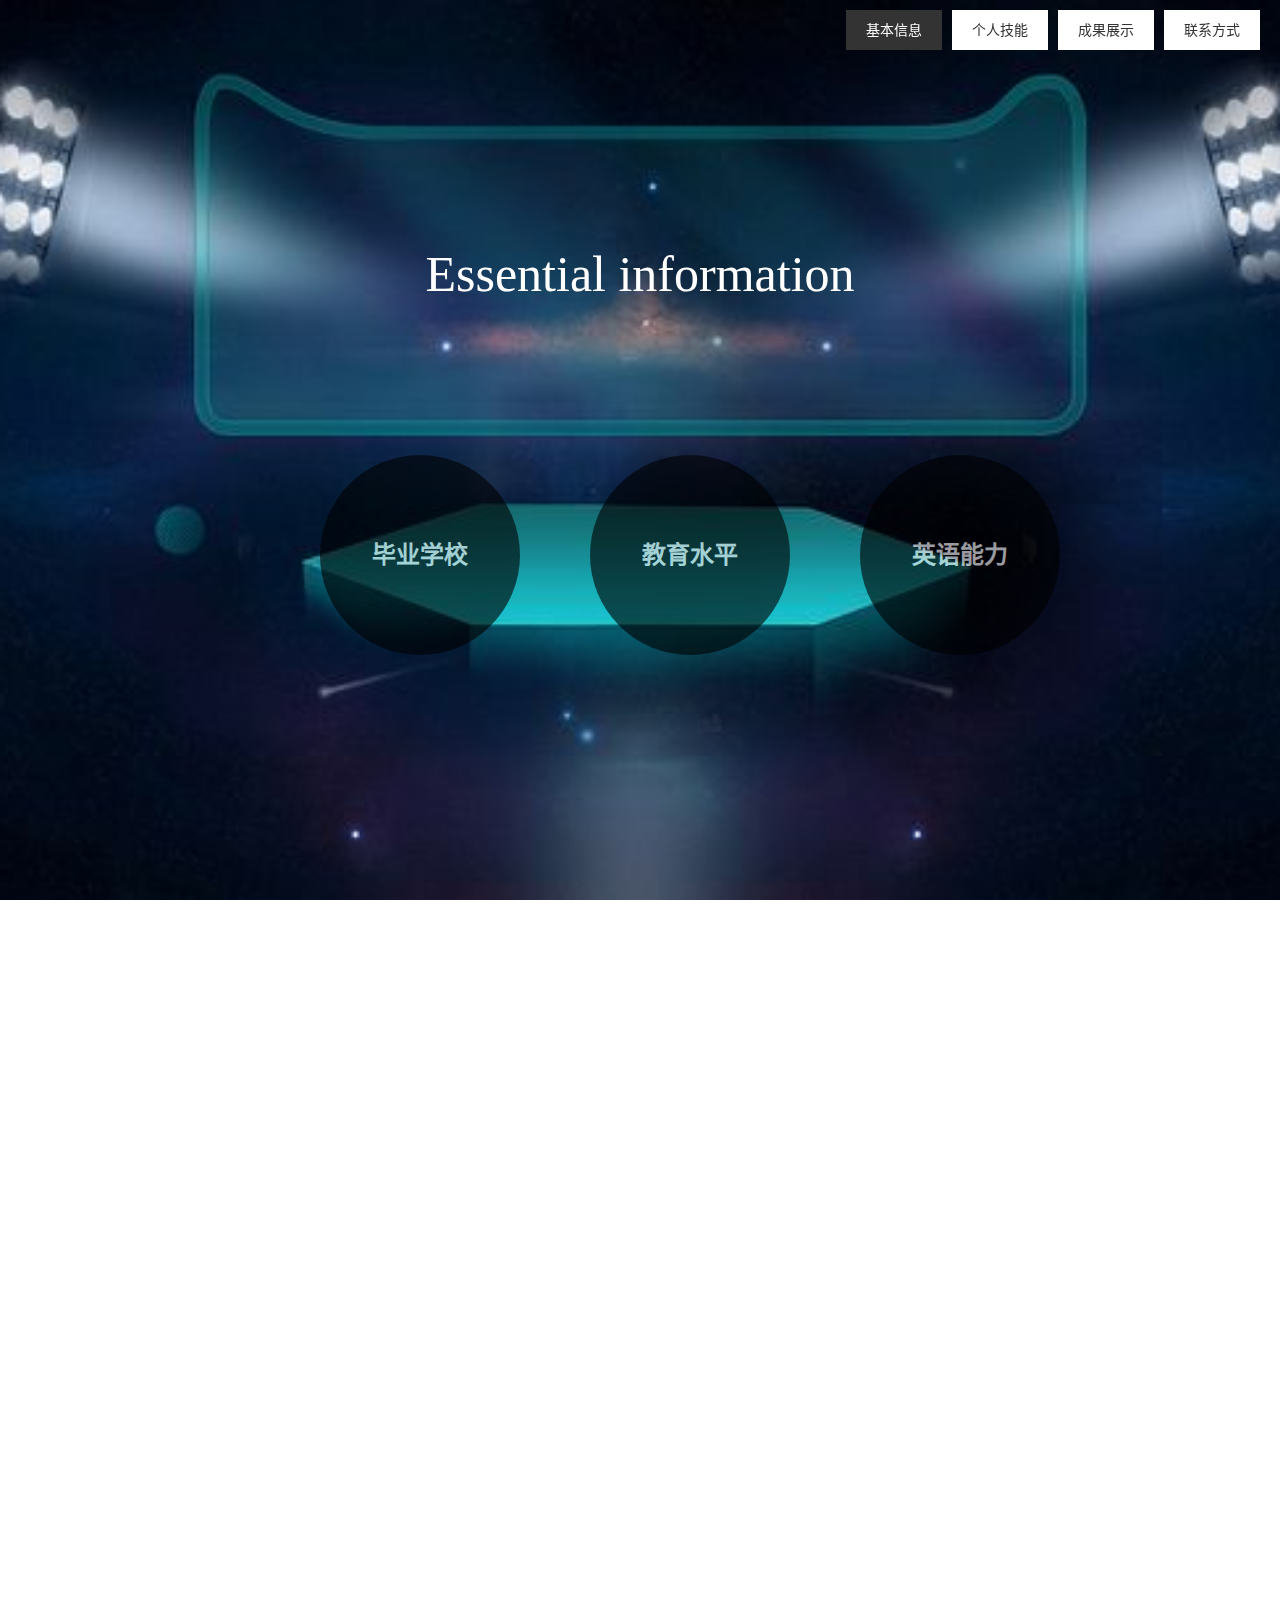
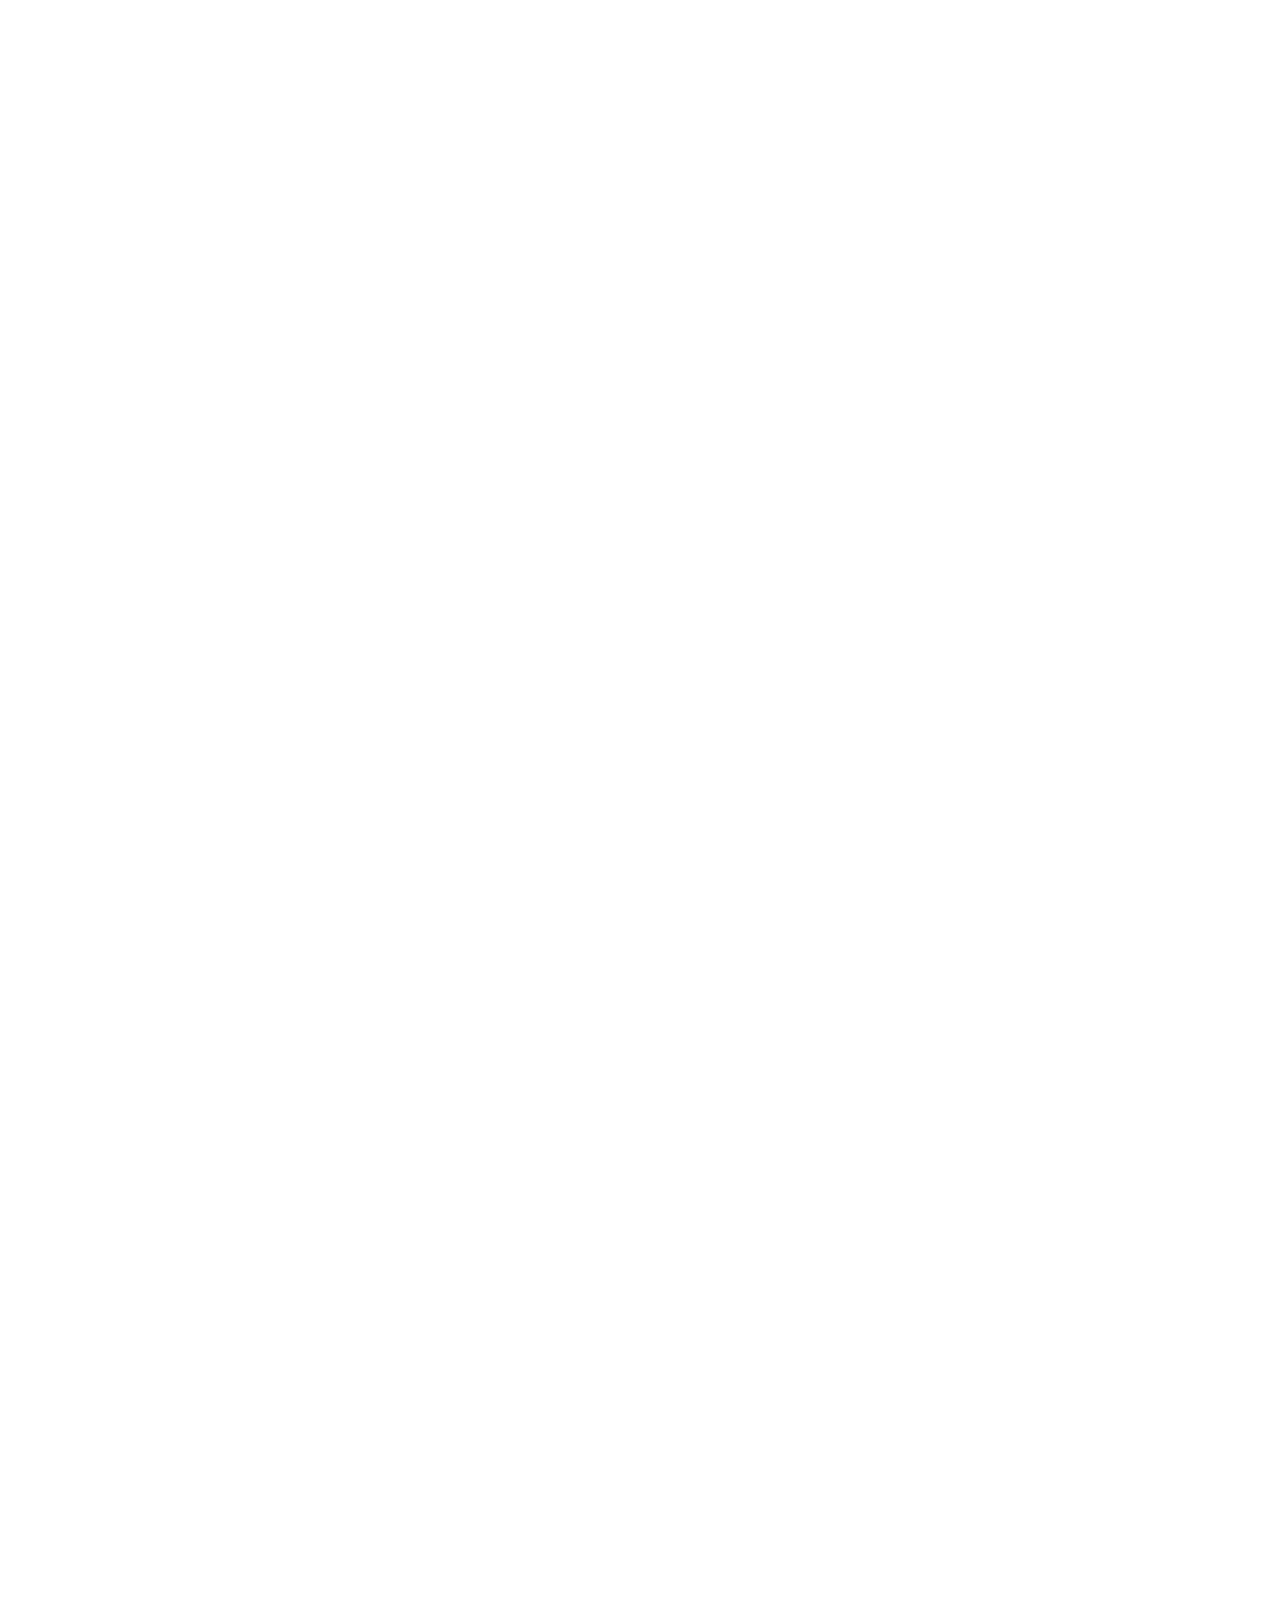
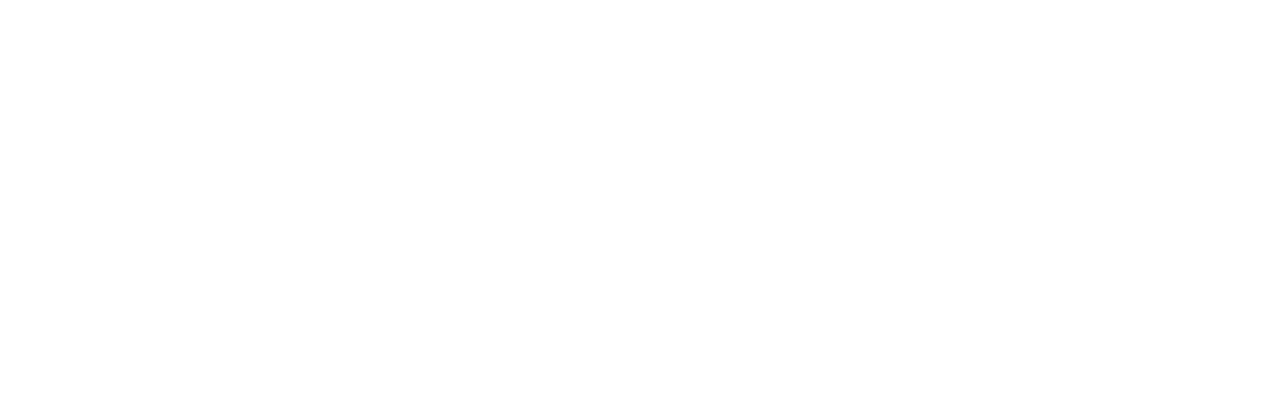
<file: index.html>
<!DOCTYPE html>
<html lang="zh-CN">
<head>
    <meta charset="utf-8">
    <title>个人简历</title>
    <link rel="stylesheet" href="css/jquery.fullPage.css">
    <link rel="stylesheet" href="css/d.css">
    <link rel="stylesheet" href="css/lib.css">
    <link rel="stylesheet" href="css/tabris.css">
    <script src="js/jquery-1.8.3.min.js"></script>
    <script src="js/jquery-ui-1.10.3.min.js"></script>
    <script src="js/jquery.fullPage.min.js"></script>
    <!--<script src="js/jquery.js"></script>-->
    <script src="js/d.js"></script>

    <style>

        .section { text-align: center; font: 50px "Microsoft Yahei"; color: #fff;}
        .section1 { background: url(images/n1.jpg) ;background-position: center;background-size: cover;background-repeat: no-repeat;position: relative}
        .section2 { background: url(images/n2.png) ;background-position: center;background-size: cover;background-repeat: no-repeat;position: relative}
        .section3 { background: url(images/n3.jpg) ;background-position: center;background-size: cover;background-repeat: no-repeat;position: relative;overflow: hidden;}
        .section4 { background: url(images/n4.jpg) ;background-position: center;background-size: cover;background-repeat: no-repeat;position: relative}
        #menu { margin: 0; padding: 0; position: fixed; right: 10px; top: 10px; list-style-type: none; z-index: 70;}
        #menu li { float: left; margin:  0 10px 0 0; font-size: 14px;}
        #menu a { float: left; padding: 10px 20px; background-color: #fff; color: #333; text-decoration: none;}
        #menu .active a { color: #fff; background-color: #333;}
      /*   第一屏    */
        .capacity{overflow: hidden;width:900px;height: 280px;display: block;margin-left: 200px;padding-top:80px;position: relative;}
        .capacity li{cursor: pointer;position: absolute;background: black;border-radius: 50%;width: 200px;height: 200px;list-style: none;line-height: 100px;text-align: center;opacity: 0.6}
        .capacity .left{left:120px;}
        .capacity .bottom{bottom:0px;left :390px}
        .capacity .right{right:40px;}
        .capacity li strong{position: absolute;list-style: none;font-size: 24px;color: white;display: block;width: 100%;height: 100px;top: 50px;transition:all 0.6s;}
        .capacity li span{position: absolute;list-style: none;font-size: 30px;color: white;display: block;width: 100%;height: 100px;top: 200px;transition:all 0.5s;}
        .capacity li:hover strong{  opacity: 0; }
        .capacity li:hover span{  top:50px }
        /*   第二屏    */
        .section2 p{font-size: 30px;}
        .content{width: 900px;height: 550px;position: absolute;right: 30px;top:120px;/*background: red;*/}
        .con1{width: 600px;height: 200px;position: absolute;left:0;top: 0;/*background: blue;*/font-size: 36px;text-align: left;color:#B2EA3E;}
        .con1 p{font-size: 24px;line-height: 36px;display: block;margin-top: 10px;text-align: left;color: #12F2F0;}
        .con2{ width: 666px;height: 200px;position: absolute;right:0;top: 200px;font-size: 36px;text-align: left;color:#3B0558;}
        .con2 p{font-size: 24px;line-height: 36px;display: block;margin-top: 10px;text-align: left;color: #AAF70A;}
        .con3{ width: 666px;height: 200px;position: absolute;left:0;top: 430px;font-size: 36px;text-align: left;color:#085546;}
        .con3 p{font-size: 24px;line-height: 36px;display: block;text-align: left;color: #2E05F5;}


        /*   第三屏    */
        /*.pic1{width: 600px;height: 370px;display: block;position: absolute;left: -800px;background-image: url("images/g1.jpg");background-position: center;background-size: 80% 80%;background-repeat: no-repeat;opacity: 0.8;}
        .pic2{width: 40%;height: 370px;display: block;float: left;margin-left: 80px;background-image: url("images/g22.jpg");background-position: center;background-size:contain;background-repeat: no-repeat;opacity: 0.8;}
        .pic3{width: 50%;height: 370px;display: block;float: left;margin-left: 30px;background-image: url("images/g3.jpg");background-position: center;background-size: contain;background-repeat: no-repeat;opacity: 0.8;}
        .pic4{width: 50%;height: 370px;display: block;float: left;margin-left: 30px;background-image: url("images/g4.jpg");background-position: center;background-size: contain;background-repeat: no-repeat;opacity: 0.8;}
        .pic11{float: right;width: 40%;height: 270px;background: #053B79;margin-right: 120px;opacity: 0.6;padding-top: 100px;}
        .pic11 span{color: #D6EAAD;font-size: 33px;line-height: 40px;width: 90%;text-align: left;}*/
        .sec3son{width: 700px;height: 450px;position: absolute;top:0;left:0;right:0;bottom:0;margin: auto;}
        .photo1{width:300px;height:200px;position: absolute;top:0;left:0; background-image: url("images/g1.jpg");background-position: center;background-size: 100% 100%;background-repeat: no-repeat;border-radius: 2px;}
        .photo2{width:300px;height:200px;position: absolute;top:0;right:0; background-image: url("images/g22.jpg");background-position: center;background-size: 100% 100%;background-repeat: no-repeat;border-radius: 2px;}
        .photo3{width:300px;height:200px;position: absolute;bottom:0;left:0; background-image: url("images/g3.jpg");background-position: center;background-size: 100% 100%;background-repeat: no-repeat;border-radius: 2px;}
        .photo4{width:300px;height:200px;position: absolute;bottom:0;right:0; background-image: url("images/g4.jpg");background-position: center;background-size: 100% 100%;background-repeat: no-repeat;border-radius: 2px;}
        .photo .mask1{width: 100%;height:100%;position:absolute;top:0;left:0;background: #904DCE;opacity: 0;transition: all 0.5s;}
        .photo .mask2{width: 100%;height:100%;position:absolute;top:0;left:0;background: #904DCE;opacity: 0;transition: all 0.5s;}
        .photo .mask3{width: 100%;height:100%;position:absolute;top:0;left:0;background: #904DCE;opacity: 0;transition: all 0.5s;}
        .photo .mask4{width: 100%;height:100%;position:absolute;top:0;left:0;background: #904DCE;opacity: 0;transition: all 0.5s;}
        .photo:hover .mask1{opacity: 0.6;}
        .photo:hover .mask2{opacity: 0.6;}
        .photo:hover .mask3{opacity: 0.6;}
        .photo:hover .mask4{opacity: 0.6;}
        .photo p{font-size: 36px;text-align: center;color:#fff;font-weight:bolder;}
        /*第四屏*/
        .section4 ul{width: 600px;height:400px;position: absolute;top:0;left:0;right:0;bottom:0;margin:auto;}
        .section4 ul li{width: 100%;height: 72px;position: absolute;}
        .sec4-1{top:0;left:-100px;}
        .sec4-2{top:150px;right:0;}
        .sec4-3{top:300px;left:0;}

    </style>
    <script>
        $(document).ready(function() {
            $.fn.fullpage({
                slidesColor: ['#1bbc9b', '#4BBFC3', '#7BAABE', '#f90'],
                anchors: ['page1', 'page2', 'page3', 'page4'],
                loopBottom: true,
                menu: '#menu',
                onLeave: function(){
                   /* $('.section3').find('.pic1').delay(500).animate({

                        left: '-120%'

                    }, 500);
                    $('.section3').find('span').fadeOut(1000);*/
                   $('.section3').find('.photo1').animate({
                       left:'-100%',
                       top:'-100%',
                       opacity:'0'
                   },400);
                    $('.section3').find('.photo2').animate({
                        right:'-100%',
                        top:'-100%',
                        opacity:'0'
                    },400);
                    $('.section3').find('.photo3').animate({
                        bottom:'-100%',
                        left:'-100%',
                        opacity:'0',
                    },400);
                    $('.section3').find('.photo4').animate({
                        right:'-100%',
                        bottom:'-100%',
                        opacity:'0'
                    },400);
                    $('.section2').find('p').fadeOut(2000);
                    $('.section1').find('p').fadeOut(2000);
                    $('.section1').find('.left').delay(100).animate({
                        left:'-120%'
                    },500);
                    $('.section1').find('.right').delay(100).animate({
                        right:'-120%'
                    },500);
                    $('.section1').find('.bottom').delay(100).animate({
                        bottom:'-120%'
                    },500);
                    $('.section2').find('.con1').delay(100).animate({
                        left:'-200%'
                    },300);
                    $('.section2').find('.con2').delay(200).animate({
                        right:'-200%'
                    },300);
                    $('.section2').find('.con3').delay(300).animate({
                        top:'900px'
                    },300);
                    $('.section4').find('.sec4-1').delay(10).animate({
                        left:'-200%'
                    },150);
                    $('.section4').find('.sec4-2').delay(10).animate({
                        right:'-200%'
                    },150);
                    $('.section4').find('.sec4-3').delay(10).animate({
                        left:'-200%'
                    },150);

                },

                afterLoad: function(){
                   /* $('.section3').find('.pic1').delay(500).animate({
                        left: '80px'

                    }, 500);
                    $('.section3').find('span').fadeIn(1000);*/
                    $('.section3').find('.photo1').delay(200).animate({
                        left:'0',
                        top:'0',
                        opacity:'0.8'
                    },500);
                    $('.section3').find('.photo2').delay(200).animate({
                       right:'0',
                        top:'0',
                        opacity:'0.8'
                    },500);
                    $('.section3').find('.photo3').delay(200).animate({
                        left:'0',
                        bottom:'0',
                        opacity:'0.8'
                    },500);
                    $('.section3').find('.photo4').delay(200).animate({
                        right:'0',
                        bottom:'0',
                        opacity:'0.8'
                    },500);
                    $('.section3').find('.photo1').mouseover(function () {
                        $(this).animate({
                            width:'400px',
                            height:'300px',
                            left:'-100px',
                            top:'-100px',
                        },500)

                    });
                    $('.section3').find('.photo1').mouseout(function () {
                        $(this).stop(true,true).animate({
                            width:'300px',
                            height:'200px',
                            left:'0px',
                            top:'0px',
                        },300)

                    });
                    $('.section3').find('.photo2').mouseover(function () {
                        $(this).animate({
                            width:'400px',
                            height:'300px',
                            right:'-100px',
                            top:'-100px',
                        },500)
                    });
                    $('.section3').find('.photo2').mouseout(function () {
                        $(this).stop(true,true).animate({
                            width:'300px',
                            height:'200px',
                            right:'0px',
                            top:'0px',
                        },300)
                    });
                    $('.section3').find('.photo3').mouseover(function () {
                        $(this).animate({
                            width:'400px',
                            height:'300px',
                            left:'-100px',
                            bottom:'-100px',
                        },500)
                    });
                    $('.section3').find('.photo3').mouseout(function () {
                        $(this).stop(true,true).animate({
                            width:'300px',
                            height:'200px',
                            left:'0px',
                            bottom:'0px',
                        },300)
                    });
                    $('.section3').find('.photo4').mouseover(function () {
                        $(this).animate({
                            width:'400px',
                            height:'300px',
                            right:'-100px',
                            bottom:'-100px',
                        },500)
                    });
                    $('.section3').find('.photo4').mouseout(function () {
                        $(this).stop(true,true).animate({
                            width:'300px',
                            height:'200px',
                            right:'0px',
                            bottom:'0px',
                        },300)
                    });
                    $('.section2').find('p').fadeIn(2000);
                    $('.section1').find('p').fadeIn(2000);
                    $('.section1').find('.left').delay(200).animate({
                         left:'120px'
                    },500);
                    $('.section1').find('.right').delay(300).animate({
                        right:'40px'
                    },500);
                    $('.section1').find('.bottom').delay(500).animate({
                        bottom:'0'
                    },500);
                    $('.section2').find('.con1').delay(100).animate({
                        left:'0'
                    },1000);
                    $('.section2').find('.con2').delay(200).animate({
                        right:'0'
                    },1000);
                    $('.section2').find('.con3').delay(300).animate({
                        top:'430px'
                    },1000);
                    $('.section4').find('.sec4-1').delay(200).animate({
                        left:'-100px'
                    },1000);
                    $('.section4').find('.sec4-2').delay(400).animate({
                        right:'0px'
                    },1000);
                    $('.section4').find('.sec4-3').delay(600).animate({
                        left:'0'
                    },1000);
                },

            });
        });
    </script>
</head>
<body>
<ul id="menu">
    <li data-menuanchor="page1" class="active"><a href="#page1">基本信息</a></li>
    <li data-menuanchor="page2"><a href="#page2">个人技能</a></li>
    <li data-menuanchor="page3"><a href="#page3">成果展示</a></li>
    <li data-menuanchor="page4"><a href="#page4">联系方式</a></li>
</ul>
<div class="section section1">
    <h3>Essential information</h3>
    <p class="danceWord-s2">前端工程师-----巩磊</p>
    <ul class="capacity">
        <li class="left"><strong>毕业学校</strong><span>山西农大</span></li>
        <li class="bottom"><strong>教育水平</strong><span>本科</span></li>
        <li class="right"><strong>英语能力</strong><span>英语四级</span></li>
    </ul>
</div>
<div class="section section2">
    <!--<div class="slide"><h3>Html</h3><p>精通HTML/XHTML等网页制作技术，熟悉页面架构和布局</p><p>掌握情况</p><canvas height="300" width="300"></canvas></div>-->
    <!--<div class="slide"><h3>css</h3><p>精通css等网页制作技术，熟悉页面架构和布局</p><p>掌握情况</p><canvas height="300" width="300"></canvas></div>-->
    <!--<div class="slide"><h3>javascript</h3><p>精通JavaScript、Ajax等Web开发技术,熟练运用JS框架</p><p>掌握情况</p><canvas height="300" width="300"></canvas></div>-->
    <!--<div class="slide"><h3>PHP</h3><p>熟悉W3C标准，对表现与数据分离、Web语义化等有较为深刻的理解</p><p>掌握情况</p><canvas height="300" width="300"></canvas></div>-->
    <div class="box-3d">
        <div class="hx-box pa">
            <ul class="pr">
                <li class="hx-k1 pa0">
                    <span>html</span>
                </li>
                <li class="hx-k2 pa0">
                    <span>javascript</span>
                </li>
                <li class="hx-k3 pa0">
                    <span>PHP</span>
                </li>
            </ul>
        </div>
    </div>
    <div class="content">
        <div class=" con con1"><h6>javascript</h6><p>熟练使用原生js, 了解js面向对象原理，闭包以及原型结构，能够合理利用面向对象以及模块化开发,并且能适当完成框架封装。熟练使用 jQuery，并能完成相关项目。</p></div>
        <div class=" con con2"><h6>html</h6><p> 熟悉animation fullpage jquery-ui template lazyload jQeasing masonry等实用插件的应用,轮播图，tab栏，瀑布流，延迟加载，全屏滚动等等常用功能的实现</p></div>
        <div class=" con con3"><h6>PHP</h6><p>掌握 移动端编程，会基于流式布局以及 响应式布局 开发基于移动端的页面。</p></div>
    </div>
</div>

<div class="section section3"><!--
    <div class="slide"><h3>打字游戏</h3><a href="glgame/gamefont.html" target="_blank"><div class="pic1"></div></a><div class="pic11"><span>打字游戏可以消除降落的字母，会根据消除的结果判断进阶和失败，快来尝试吧。</span></div></div>
    <div class="slide"><h3>画板</h3><a href="glcanvas/huaban.html" target="_blank"><div class="pic2"></div></a><div class="pic11"><span>画板已经可以实现各种形状、线条、颜色的绘制，并且能保存、新建画布。</span></div></div>
    <div class="slide"><h3>扑克牌</h3><a href="glpk/puke.html" target="_blank"><div class="pic3"></div></a><div class="pic11"><span>扑克牌游戏通过单击两张数字之和为13的牌，进行消除，考验你的时候到了。</span></div></div>
    <div class="slide"><h3>播放器</h3><a href="glaudio/audio.html" target="_blank"><div class="pic4"></div></a><div class="pic11"><span>音乐播放器，属于你自己的播放器，赶紧下载一个吧。</span></div></div>-->
     <div class="sec3son">
         <div class="photo1 photo"><a href="glgame/gamefont.html" target="_blank"><div class="mask1"><p>打字游戏</p></div></a></div>
         <div class="photo2 photo"><a href="glcanvas/huaban.html" target="_blank"><div class="mask2"><p>画板</p></div></a></div>
         <div class="photo3 photo"><a href="glpk/puke.html" target="_blank"><div class="mask3"><p>扑克牌</p></div></a></div>
         <div class="photo4 photo"><a href="glaudio/audio.html" target="_blank"><div class="mask4"><p>音乐播放器</p></div></a></div>
     </div>
</div>
<div class="section section4">
    <ul>
        <li class="sec4-1"><i>期待您的邀请，请联系我:</i></li>
        <li class="sec4-2"><i>电话：18735427023,</i></li>
        <li class="sec4-3"><i>QQ:157668081。</i></li>
    </ul>

</div>
</body>
</html>
</file>
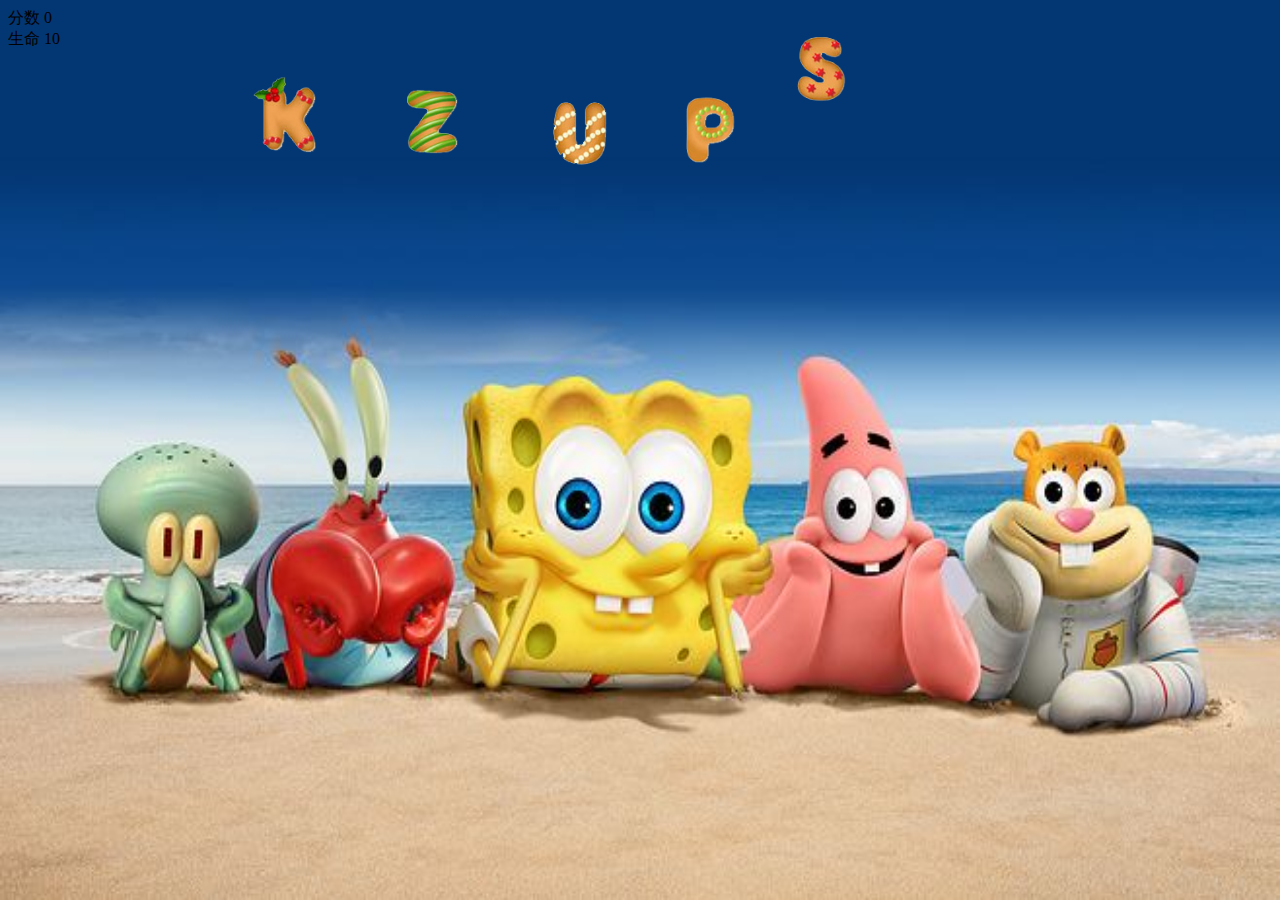
<file: glgame/gamefont.html>
<!doctype html>
<html lang="en">
<head>
    <meta charset="UTF-8">
    <meta name="viewport"
          content="width=device-width, user-scalable=no, initial-scale=1.0, maximum-scale=1.0, minimum-scale=1.0">
    <meta http-equiv="X-UA-Compatible" content="ie=edge">
    <link rel="stylesheet" href="css/main.css">
    <title>Document</title>
</head>
<style>
    html,body{
        width: 100%;
        height: 100%;
    }
    body{
        background-image: url("img/12.jpg");
        background-size: 100% 100%;
        background-repeat: no-repeat;
        overflow: hidden;
    }
</style>
<body>
    <div class="box">
        <div class="imgh"></div>
        <div class="ceil"></div>
        <div class="begin"></div>
        <div>分数 <span class="score">0</span></div>
        <div>生命 <span class="health">10</span></div>
        <div class="floor"></div>
    </div>
</body>
</html>
<script src="js/gamefont.js"></script>
<script src="js/animate.js"></script>
<script src="js/function.js"></script>
<script>
    let game=new Game(5);
    game.start();
</script>
</file>
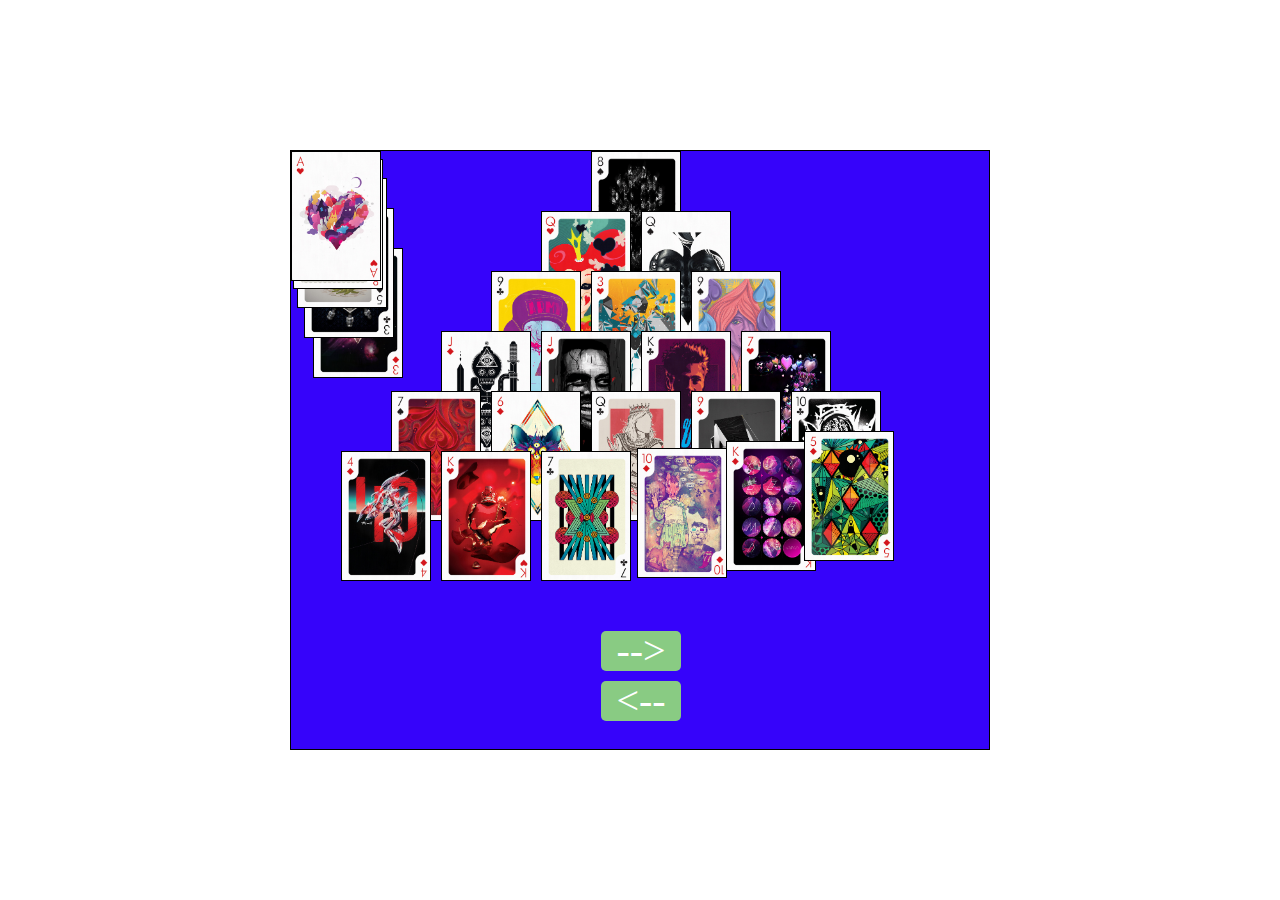
<file: glpk/puke.html>
<!DOCTYPE html>
<html lang="en">
<head>
    <meta charset="UTF-8">
    <title>扑克</title>
    <script src="../js/jquery.js"></script>
</head>
<style>
   .table{
        width: 700px;
        height: 600px;
        box-sizing: border-box;
        border: 1px solid black;
        top:0;
        left:0;
        right:0;
        bottom:0;
        margin:auto;
        position: absolute;
       background: #3603FA;
    }
    .poke{
        width: 90px;
        height: 130px;
        position: absolute;
        box-sizing: border-box;
        border:1px solid black;
        background-size:90px 130px;
    }
    .active{
        border:1px solid white;
    }
    .right{
        width: 80px;
        height: 40px;
        background: #89CB83;
        position: absolute;
        top:480px;
        left:310px;
        text-align: center;
        line-height: 40px;
        color: white;
        font-size: 40px;
        cursor: pointer;
        border-radius: 5px;

    }
   .left{
       width: 80px;
       height: 40px;
       background: #89CB83;
       position: absolute;
       top:530px;
       left:310px;
       text-align: center;
       line-height: 40px;
       color: white;
       font-size: 40px;
       cursor: pointer;
       border-radius: 5px;
   }
</style>
<body>
<div class="table"><div class="left"><--</div>
    <div class="right">--></div></div>

</body>
</html>
<script>
    $(function () {
        let poke=[];
        let color=['h','s','c','d'];
        let biao={};
        let first=null;
        $(document).mousedown(false);
        for(let i=0;i<52;i++){
            let house=color[Math.floor(Math.random()*4)];
            let shuzi=Math.floor(Math.random()*13+1);
            while (biao[house+'_'+shuzi]){
                house=color[Math.floor(Math.random()*4)];
                shuzi=Math.floor(Math.random()*13+1);
            }
            biao[house+'_'+shuzi]=true;
            poke.push({house,shuzi});
        }
        let index=0;
        for(let i=0;i<6;i++){
            for(let j=0;j<=i;j++){
                let item=poke[index];
                index++;
                let src='url(img/'+item.house+item.shuzi+'.png)';
                $('<div>').addClass('poke')
                    .css('backgroundImage',src)
                    .data('num',item.shuzi)
                    .delay(20*index)
                    .prop('id',i+'-'+j)
                    .animate({
                        top:60*i,
                        left:300-50*i+100*j
                    })
                    .appendTo('.table');
            }
        }
        for(;index<poke.length;index++){
            let item=poke[index];
            let src='url(img/'+item.house+item.shuzi+'.png)';
            $('<div>').addClass('poke zuo')
                .css('backgroundImage',src)
                .data('num',item.shuzi)
                .delay(30*index)
                .animate({
                    top:450,
                    left:100,
                    opacity:1
                })
                .appendTo('.table');
        }
        $('.poke').click(function(){
            let ids=$(this).prop('id').split('-');
            let id1=`#${parseInt(ids[0])+1}-${ids[1]}`;
            let id2=`#${parseInt(ids[0])+1}-${parseInt(ids[1])+1}`;
            console.log(ids)
            if($(id1).length==1||$(id2).length==1){
                return
            }
            $(this).toggleClass('active');
            if($(this).hasClass('active')){
                $(this).animate({
                    top:'-=20'
                })
            }else{
                $(this).animate({
                    top:'+=20'
                })
            }
            if(!first){
                first=this;
                let sum=$(first).data('num');
                if(sum==14){
                    $('.active').animate({top:0,left:600},function(){
                        $(this) .remove()
                    });
                }
//                first=null;
            }else{
                let sum=$(first).data('num')+$(this).data('num');
                if(sum==14){
                    $('.active').animate({top:0,left:600},function(){
                        $(this) .remove()
                    });
                }else{
                    $('.active').animate({top:'+=20'},function () {
                        $(this).removeClass('active')
                    })
                }
                first=null;
            }

        })
        let z=1;
        let moveR=$('.right');
        moveR.on('click',function () {
            z++;
            $('.zuo:last')
                .addClass('you')
                .removeClass('zuo')
                .css('zIndex',z)
                .animate({left:'+=400'})

        })
        let moveL=$('.left');
        moveL.on('click',function () {
            let you=$('.you');
            for(let i=you.length-1;i>=0;i--){
                $(you[i]).delay(500*i)
                    .animate({
                        left:'-=400px'
                    },function () {
                        $(this).css('zIndex',0)
                    })
                    .addClass('zuo')
                    .removeClass('you')

            }
        })


    })

</script>
</file>
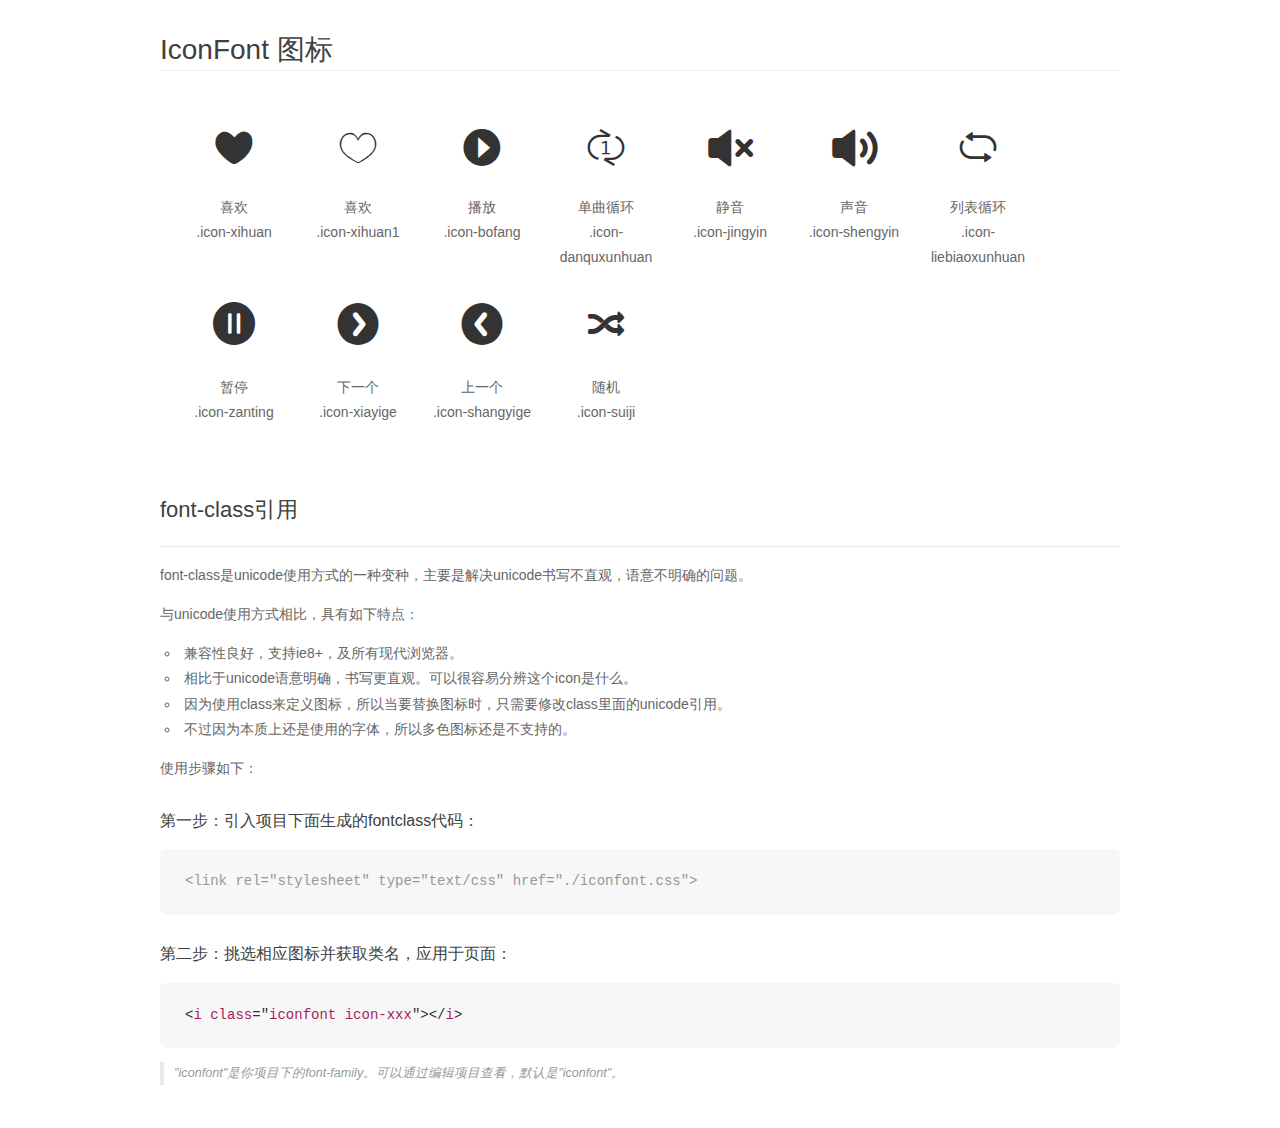
<file: glaudio/font_hqu73w1lb1d78pvi/demo_fontclass.html>
<!DOCTYPE html>
<html>
<head>
    <meta charset="utf-8"/>
    <title>IconFont</title>
    <link rel="stylesheet" href="demo.css">
    <link rel="stylesheet" href="iconfont.css">
</head>
<body>
    <div class="main markdown">
        <h1>IconFont 图标</h1>
        <ul class="icon_lists clear">
            
                <li>
                <i class="icon iconfont icon-xihuan"></i>
                    <div class="name">喜欢</div>
                    <div class="fontclass">.icon-xihuan</div>
                </li>
            
                <li>
                <i class="icon iconfont icon-xihuan1"></i>
                    <div class="name">喜欢</div>
                    <div class="fontclass">.icon-xihuan1</div>
                </li>
            
                <li>
                <i class="icon iconfont icon-bofang"></i>
                    <div class="name">播放</div>
                    <div class="fontclass">.icon-bofang</div>
                </li>
            
                <li>
                <i class="icon iconfont icon-danquxunhuan"></i>
                    <div class="name">单曲循环</div>
                    <div class="fontclass">.icon-danquxunhuan</div>
                </li>
            
                <li>
                <i class="icon iconfont icon-jingyin"></i>
                    <div class="name">静音</div>
                    <div class="fontclass">.icon-jingyin</div>
                </li>
            
                <li>
                <i class="icon iconfont icon-shengyin"></i>
                    <div class="name">声音</div>
                    <div class="fontclass">.icon-shengyin</div>
                </li>
            
                <li>
                <i class="icon iconfont icon-liebiaoxunhuan"></i>
                    <div class="name">列表循环</div>
                    <div class="fontclass">.icon-liebiaoxunhuan</div>
                </li>
            
                <li>
                <i class="icon iconfont icon-zanting"></i>
                    <div class="name">暂停</div>
                    <div class="fontclass">.icon-zanting</div>
                </li>
            
                <li>
                <i class="icon iconfont icon-xiayige"></i>
                    <div class="name">下一个</div>
                    <div class="fontclass">.icon-xiayige</div>
                </li>
            
                <li>
                <i class="icon iconfont icon-shangyige"></i>
                    <div class="name">上一个</div>
                    <div class="fontclass">.icon-shangyige</div>
                </li>
            
                <li>
                <i class="icon iconfont icon-suiji"></i>
                    <div class="name">随机</div>
                    <div class="fontclass">.icon-suiji</div>
                </li>
            
        </ul>

        <h2 id="font-class-">font-class引用</h2>
        <hr>

        <p>font-class是unicode使用方式的一种变种，主要是解决unicode书写不直观，语意不明确的问题。</p>
        <p>与unicode使用方式相比，具有如下特点：</p>
        <ul>
        <li>兼容性良好，支持ie8+，及所有现代浏览器。</li>
        <li>相比于unicode语意明确，书写更直观。可以很容易分辨这个icon是什么。</li>
        <li>因为使用class来定义图标，所以当要替换图标时，只需要修改class里面的unicode引用。</li>
        <li>不过因为本质上还是使用的字体，所以多色图标还是不支持的。</li>
        </ul>
        <p>使用步骤如下：</p>
        <h3 id="-fontclass-">第一步：引入项目下面生成的fontclass代码：</h3>


        <pre><code class="lang-js hljs javascript"><span class="hljs-comment">&lt;link rel="stylesheet" type="text/css" href="./iconfont.css"&gt;</span></code></pre>
        <h3 id="-">第二步：挑选相应图标并获取类名，应用于页面：</h3>
        <pre><code class="lang-css hljs">&lt;<span class="hljs-selector-tag">i</span> <span class="hljs-selector-tag">class</span>="<span class="hljs-selector-tag">iconfont</span> <span class="hljs-selector-tag">icon-xxx</span>"&gt;&lt;/<span class="hljs-selector-tag">i</span>&gt;</code></pre>
        <blockquote>
        <p>"iconfont"是你项目下的font-family。可以通过编辑项目查看，默认是"iconfont"。</p>
        </blockquote>
    </div>
</body>
</html>
</file>
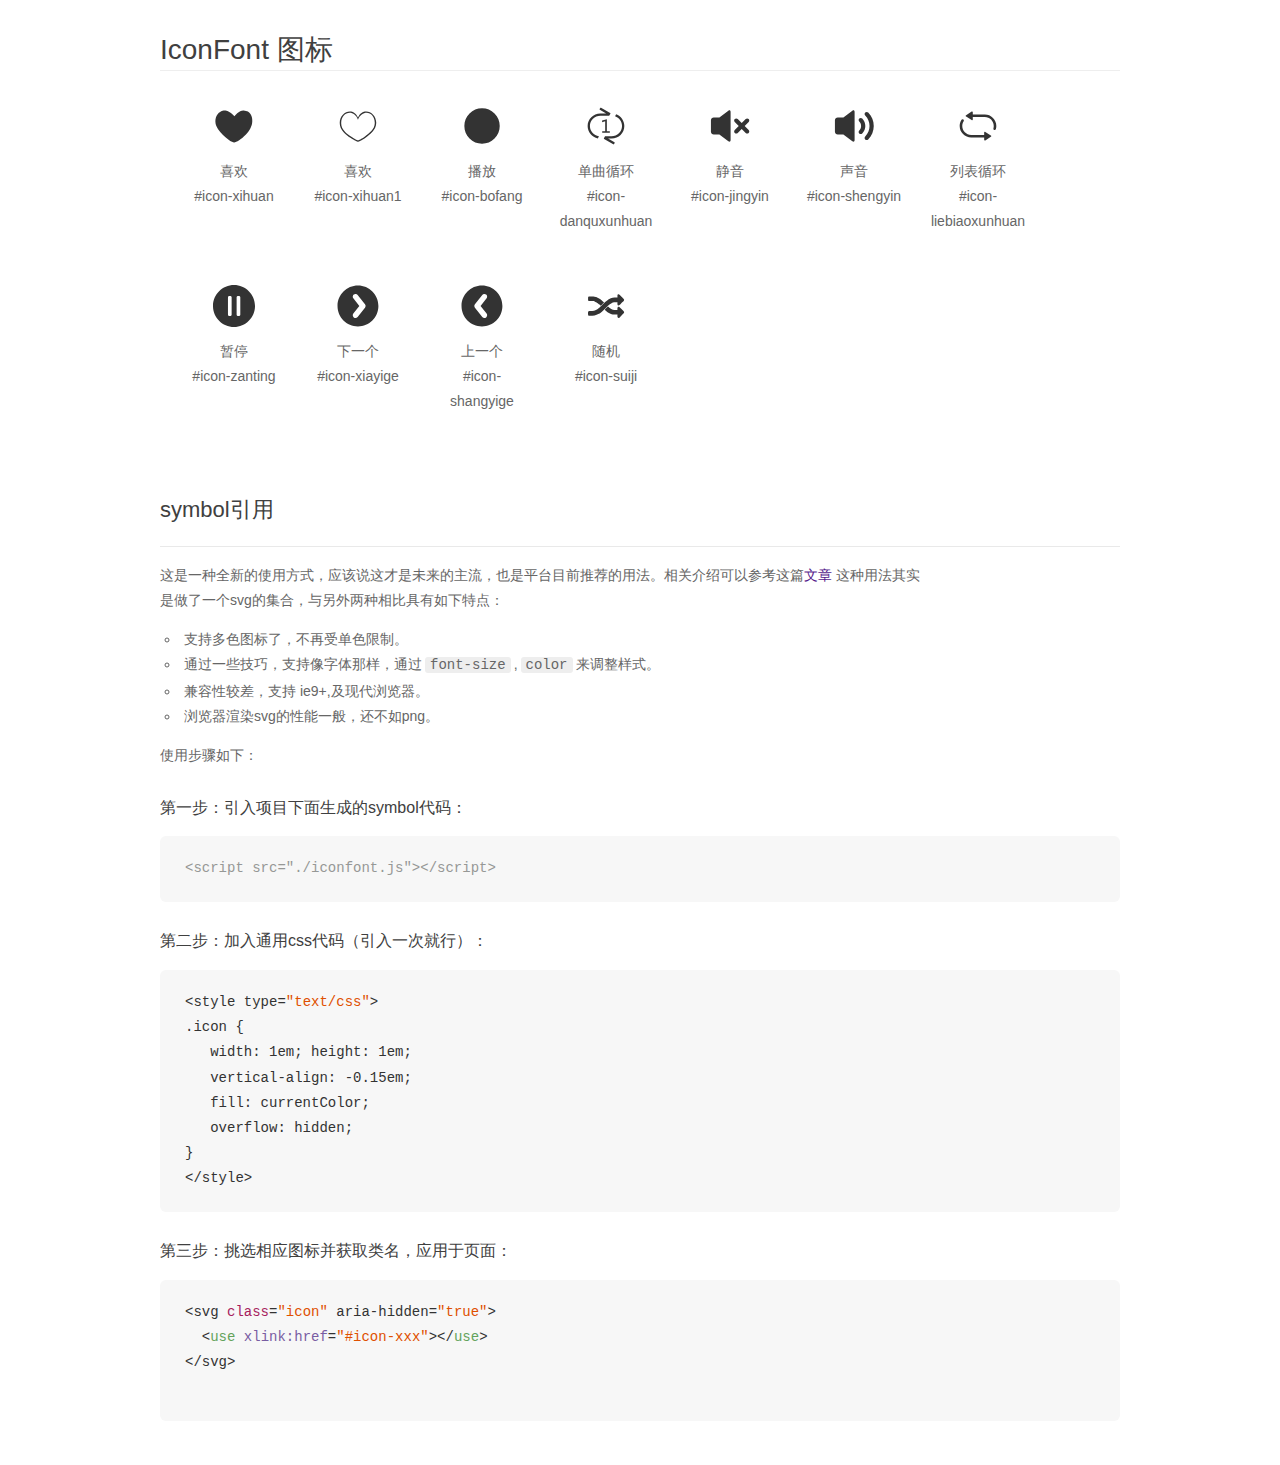
<file: glaudio/font_hqu73w1lb1d78pvi/demo_symbol.html>
<!DOCTYPE html>
<html>
<head>
    <meta charset="utf-8"/>
    <title>IconFont</title>
    <link rel="stylesheet" href="demo.css">
    <script src="iconfont.js"></script>

    <style type="text/css">
        .icon {
          /* 通过设置 font-size 来改变图标大小 */
          width: 1em; height: 1em;
          /* 图标和文字相邻时，垂直对齐 */
          vertical-align: -0.15em;
          /* 通过设置 color 来改变 SVG 的颜色/fill */
          fill: currentColor;
          /* path 和 stroke 溢出 viewBox 部分在 IE 下会显示
             normalize.css 中也包含这行 */
          overflow: hidden;
        }

    </style>
</head>
<body>
    <div class="main markdown">
        <h1>IconFont 图标</h1>
        <ul class="icon_lists clear">
            
                <li>
                    <svg class="icon" aria-hidden="true">
                        <use xlink:href="#icon-xihuan"></use>
                    </svg>
                    <div class="name">喜欢</div>
                    <div class="fontclass">#icon-xihuan</div>
                </li>
            
                <li>
                    <svg class="icon" aria-hidden="true">
                        <use xlink:href="#icon-xihuan1"></use>
                    </svg>
                    <div class="name">喜欢</div>
                    <div class="fontclass">#icon-xihuan1</div>
                </li>
            
                <li>
                    <svg class="icon" aria-hidden="true">
                        <use xlink:href="#icon-bofang"></use>
                    </svg>
                    <div class="name">播放</div>
                    <div class="fontclass">#icon-bofang</div>
                </li>
            
                <li>
                    <svg class="icon" aria-hidden="true">
                        <use xlink:href="#icon-danquxunhuan"></use>
                    </svg>
                    <div class="name">单曲循环</div>
                    <div class="fontclass">#icon-danquxunhuan</div>
                </li>
            
                <li>
                    <svg class="icon" aria-hidden="true">
                        <use xlink:href="#icon-jingyin"></use>
                    </svg>
                    <div class="name">静音</div>
                    <div class="fontclass">#icon-jingyin</div>
                </li>
            
                <li>
                    <svg class="icon" aria-hidden="true">
                        <use xlink:href="#icon-shengyin"></use>
                    </svg>
                    <div class="name">声音</div>
                    <div class="fontclass">#icon-shengyin</div>
                </li>
            
                <li>
                    <svg class="icon" aria-hidden="true">
                        <use xlink:href="#icon-liebiaoxunhuan"></use>
                    </svg>
                    <div class="name">列表循环</div>
                    <div class="fontclass">#icon-liebiaoxunhuan</div>
                </li>
            
                <li>
                    <svg class="icon" aria-hidden="true">
                        <use xlink:href="#icon-zanting"></use>
                    </svg>
                    <div class="name">暂停</div>
                    <div class="fontclass">#icon-zanting</div>
                </li>
            
                <li>
                    <svg class="icon" aria-hidden="true">
                        <use xlink:href="#icon-xiayige"></use>
                    </svg>
                    <div class="name">下一个</div>
                    <div class="fontclass">#icon-xiayige</div>
                </li>
            
                <li>
                    <svg class="icon" aria-hidden="true">
                        <use xlink:href="#icon-shangyige"></use>
                    </svg>
                    <div class="name">上一个</div>
                    <div class="fontclass">#icon-shangyige</div>
                </li>
            
                <li>
                    <svg class="icon" aria-hidden="true">
                        <use xlink:href="#icon-suiji"></use>
                    </svg>
                    <div class="name">随机</div>
                    <div class="fontclass">#icon-suiji</div>
                </li>
            
        </ul>


        <h2 id="symbol-">symbol引用</h2>
        <hr>

        <p>这是一种全新的使用方式，应该说这才是未来的主流，也是平台目前推荐的用法。相关介绍可以参考这篇<a href="">文章</a>
        这种用法其实是做了一个svg的集合，与另外两种相比具有如下特点：</p>
        <ul>
          <li>支持多色图标了，不再受单色限制。</li>
          <li>通过一些技巧，支持像字体那样，通过<code>font-size</code>,<code>color</code>来调整样式。</li>
          <li>兼容性较差，支持 ie9+,及现代浏览器。</li>
          <li>浏览器渲染svg的性能一般，还不如png。</li>
        </ul>
        <p>使用步骤如下：</p>
        <h3 id="-symbol-">第一步：引入项目下面生成的symbol代码：</h3>
        <pre><code class="lang-js hljs javascript"><span class="hljs-comment">&lt;script src="./iconfont.js"&gt;&lt;/script&gt;</span></code></pre>
        <h3 id="-css-">第二步：加入通用css代码（引入一次就行）：</h3>
        <pre><code class="lang-js hljs javascript">&lt;style type=<span class="hljs-string">"text/css"</span>&gt;
.icon {
   width: <span class="hljs-number">1</span>em; height: <span class="hljs-number">1</span>em;
   vertical-align: <span class="hljs-number">-0.15</span>em;
   fill: currentColor;
   overflow: hidden;
}
&lt;<span class="hljs-regexp">/style&gt;</span></code></pre>
        <h3 id="-">第三步：挑选相应图标并获取类名，应用于页面：</h3>
        <pre><code class="lang-js hljs javascript">&lt;svg <span class="hljs-class"><span class="hljs-keyword">class</span></span>=<span class="hljs-string">"icon"</span> aria-hidden=<span class="hljs-string">"true"</span>&gt;<span class="xml"><span class="hljs-tag">
  &lt;<span class="hljs-name">use</span> <span class="hljs-attr">xlink:href</span>=<span class="hljs-string">"#icon-xxx"</span>&gt;</span><span class="hljs-tag">&lt;/<span class="hljs-name">use</span>&gt;</span>
</span>&lt;<span class="hljs-regexp">/svg&gt;
        </span></code></pre>
    </div>
</body>
</html>
</file>
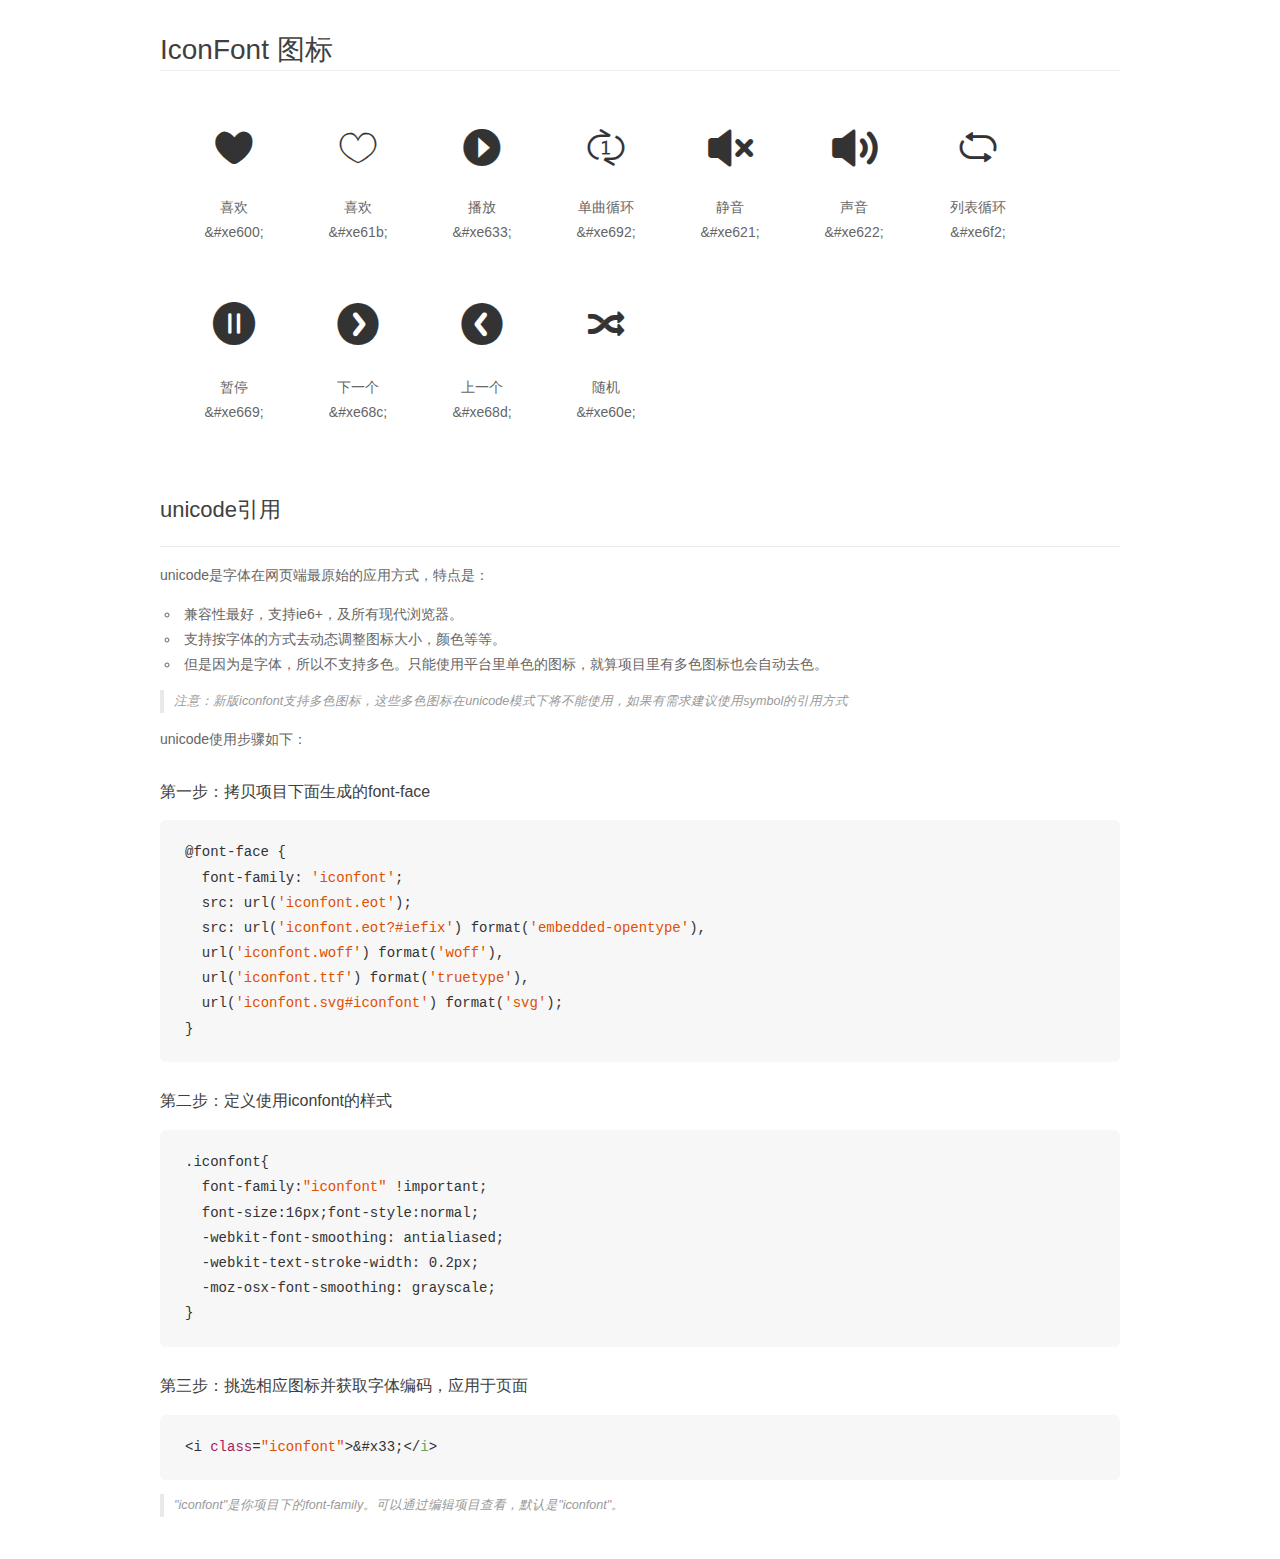
<file: glaudio/font_hqu73w1lb1d78pvi/demo_unicode.html>
<!DOCTYPE html>
<html>
<head>
    <meta charset="utf-8"/>
    <title>IconFont</title>
    <link rel="stylesheet" href="demo.css">

    <style type="text/css">

        @font-face {font-family: "iconfont";
          src: url('iconfont.eot'); /* IE9*/
          src: url('iconfont.eot#iefix') format('embedded-opentype'), /* IE6-IE8 */
          url('iconfont.woff') format('woff'), /* chrome, firefox */
          url('iconfont.ttf') format('truetype'), /* chrome, firefox, opera, Safari, Android, iOS 4.2+*/
          url('iconfont.svg#iconfont') format('svg'); /* iOS 4.1- */
        }

        .iconfont {
          font-family:"iconfont" !important;
          font-size:16px;
          font-style:normal;
          -webkit-font-smoothing: antialiased;
          -webkit-text-stroke-width: 0.2px;
          -moz-osx-font-smoothing: grayscale;
        }

    </style>
</head>
<body>
    <div class="main markdown">
        <h1>IconFont 图标</h1>
        <ul class="icon_lists clear">
            
                <li>
                <i class="icon iconfont">&#xe600;</i>
                    <div class="name">喜欢</div>
                    <div class="code">&amp;#xe600;</div>
                </li>
            
                <li>
                <i class="icon iconfont">&#xe61b;</i>
                    <div class="name">喜欢</div>
                    <div class="code">&amp;#xe61b;</div>
                </li>
            
                <li>
                <i class="icon iconfont">&#xe633;</i>
                    <div class="name">播放</div>
                    <div class="code">&amp;#xe633;</div>
                </li>
            
                <li>
                <i class="icon iconfont">&#xe692;</i>
                    <div class="name">单曲循环</div>
                    <div class="code">&amp;#xe692;</div>
                </li>
            
                <li>
                <i class="icon iconfont">&#xe621;</i>
                    <div class="name">静音</div>
                    <div class="code">&amp;#xe621;</div>
                </li>
            
                <li>
                <i class="icon iconfont">&#xe622;</i>
                    <div class="name">声音</div>
                    <div class="code">&amp;#xe622;</div>
                </li>
            
                <li>
                <i class="icon iconfont">&#xe6f2;</i>
                    <div class="name">列表循环</div>
                    <div class="code">&amp;#xe6f2;</div>
                </li>
            
                <li>
                <i class="icon iconfont">&#xe669;</i>
                    <div class="name">暂停</div>
                    <div class="code">&amp;#xe669;</div>
                </li>
            
                <li>
                <i class="icon iconfont">&#xe68c;</i>
                    <div class="name">下一个</div>
                    <div class="code">&amp;#xe68c;</div>
                </li>
            
                <li>
                <i class="icon iconfont">&#xe68d;</i>
                    <div class="name">上一个</div>
                    <div class="code">&amp;#xe68d;</div>
                </li>
            
                <li>
                <i class="icon iconfont">&#xe60e;</i>
                    <div class="name">随机</div>
                    <div class="code">&amp;#xe60e;</div>
                </li>
            
        </ul>
        <h2 id="unicode-">unicode引用</h2>
        <hr>

        <p>unicode是字体在网页端最原始的应用方式，特点是：</p>
        <ul>
        <li>兼容性最好，支持ie6+，及所有现代浏览器。</li>
        <li>支持按字体的方式去动态调整图标大小，颜色等等。</li>
        <li>但是因为是字体，所以不支持多色。只能使用平台里单色的图标，就算项目里有多色图标也会自动去色。</li>
        </ul>
        <blockquote>
        <p>注意：新版iconfont支持多色图标，这些多色图标在unicode模式下将不能使用，如果有需求建议使用symbol的引用方式</p>
        </blockquote>
        <p>unicode使用步骤如下：</p>
        <h3 id="-font-face">第一步：拷贝项目下面生成的font-face</h3>
        <pre><code class="lang-js hljs javascript">@font-face {
  font-family: <span class="hljs-string">'iconfont'</span>;
  src: url(<span class="hljs-string">'iconfont.eot'</span>);
  src: url(<span class="hljs-string">'iconfont.eot?#iefix'</span>) format(<span class="hljs-string">'embedded-opentype'</span>),
  url(<span class="hljs-string">'iconfont.woff'</span>) format(<span class="hljs-string">'woff'</span>),
  url(<span class="hljs-string">'iconfont.ttf'</span>) format(<span class="hljs-string">'truetype'</span>),
  url(<span class="hljs-string">'iconfont.svg#iconfont'</span>) format(<span class="hljs-string">'svg'</span>);
}
</code></pre>
        <h3 id="-iconfont-">第二步：定义使用iconfont的样式</h3>
        <pre><code class="lang-js hljs javascript">.iconfont{
  font-family:<span class="hljs-string">"iconfont"</span> !important;
  font-size:<span class="hljs-number">16</span>px;font-style:normal;
  -webkit-font-smoothing: antialiased;
  -webkit-text-stroke-width: <span class="hljs-number">0.2</span>px;
  -moz-osx-font-smoothing: grayscale;
}
</code></pre>
        <h3 id="-">第三步：挑选相应图标并获取字体编码，应用于页面</h3>
        <pre><code class="lang-js hljs javascript">&lt;i <span class="hljs-class"><span class="hljs-keyword">class</span></span>=<span class="hljs-string">"iconfont"</span>&gt;&amp;#x33;<span class="xml"><span class="hljs-tag">&lt;/<span class="hljs-name">i</span>&gt;</span></span></code></pre>

        <blockquote>
        <p>"iconfont"是你项目下的font-family。可以通过编辑项目查看，默认是"iconfont"。</p>
        </blockquote>
    </div>


</body>
</html>
</file>
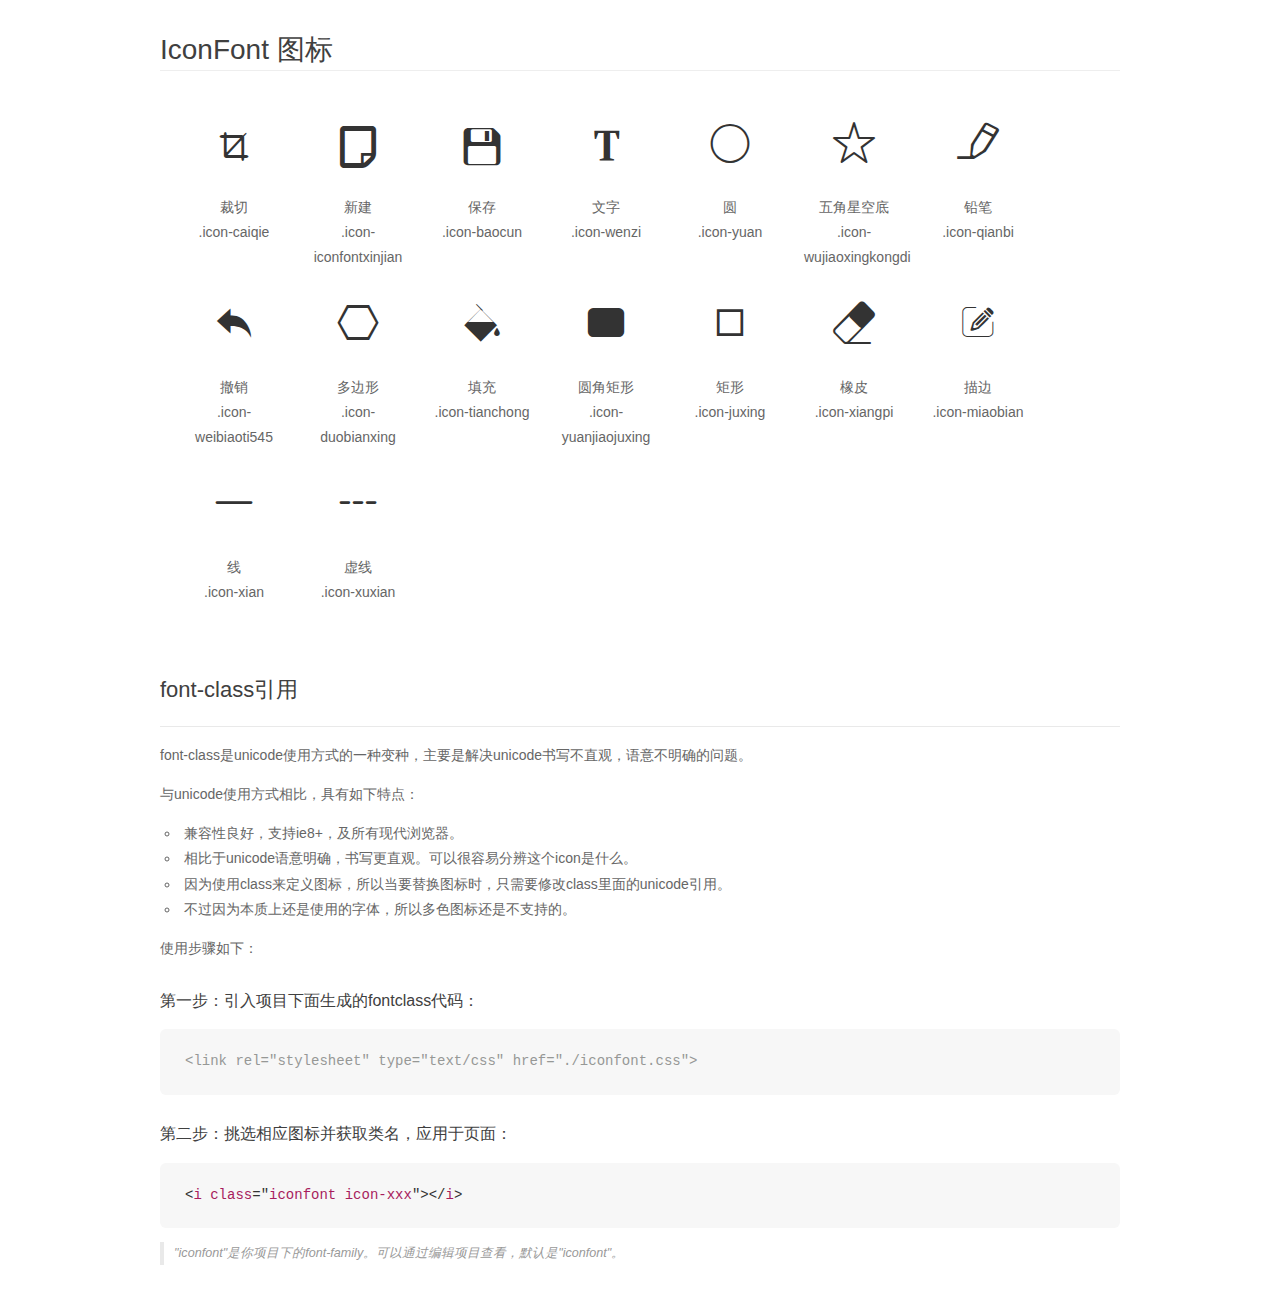
<file: glcanvas/iconfont/demo_fontclass.html>
<!DOCTYPE html>
<html>
<head>
    <meta charset="utf-8"/>
    <title>IconFont</title>
    <link rel="stylesheet" href="demo.css">
    <link rel="stylesheet" href="iconfont.css">
</head>
<body>
    <div class="main markdown">
        <h1>IconFont 图标</h1>
        <ul class="icon_lists clear">
            
                <li>
                <i class="icon iconfont icon-caiqie"></i>
                    <div class="name">裁切</div>
                    <div class="fontclass">.icon-caiqie</div>
                </li>
            
                <li>
                <i class="icon iconfont icon-iconfontxinjian"></i>
                    <div class="name">新建</div>
                    <div class="fontclass">.icon-iconfontxinjian</div>
                </li>
            
                <li>
                <i class="icon iconfont icon-baocun"></i>
                    <div class="name">保存</div>
                    <div class="fontclass">.icon-baocun</div>
                </li>
            
                <li>
                <i class="icon iconfont icon-wenzi"></i>
                    <div class="name">文字</div>
                    <div class="fontclass">.icon-wenzi</div>
                </li>
            
                <li>
                <i class="icon iconfont icon-yuan"></i>
                    <div class="name">圆</div>
                    <div class="fontclass">.icon-yuan</div>
                </li>
            
                <li>
                <i class="icon iconfont icon-wujiaoxingkongdi"></i>
                    <div class="name">五角星空底</div>
                    <div class="fontclass">.icon-wujiaoxingkongdi</div>
                </li>
            
                <li>
                <i class="icon iconfont icon-qianbi"></i>
                    <div class="name">铅笔</div>
                    <div class="fontclass">.icon-qianbi</div>
                </li>
            
                <li>
                <i class="icon iconfont icon-weibiaoti545"></i>
                    <div class="name">撤销</div>
                    <div class="fontclass">.icon-weibiaoti545</div>
                </li>
            
                <li>
                <i class="icon iconfont icon-duobianxing"></i>
                    <div class="name">多边形</div>
                    <div class="fontclass">.icon-duobianxing</div>
                </li>
            
                <li>
                <i class="icon iconfont icon-tianchong"></i>
                    <div class="name">填充</div>
                    <div class="fontclass">.icon-tianchong</div>
                </li>
            
                <li>
                <i class="icon iconfont icon-yuanjiaojuxing"></i>
                    <div class="name">圆角矩形</div>
                    <div class="fontclass">.icon-yuanjiaojuxing</div>
                </li>
            
                <li>
                <i class="icon iconfont icon-juxing"></i>
                    <div class="name">矩形</div>
                    <div class="fontclass">.icon-juxing</div>
                </li>
            
                <li>
                <i class="icon iconfont icon-xiangpi"></i>
                    <div class="name">橡皮</div>
                    <div class="fontclass">.icon-xiangpi</div>
                </li>
            
                <li>
                <i class="icon iconfont icon-miaobian"></i>
                    <div class="name">描边</div>
                    <div class="fontclass">.icon-miaobian</div>
                </li>
            
                <li>
                <i class="icon iconfont icon-xian"></i>
                    <div class="name">线</div>
                    <div class="fontclass">.icon-xian</div>
                </li>
            
                <li>
                <i class="icon iconfont icon-xuxian"></i>
                    <div class="name">虚线</div>
                    <div class="fontclass">.icon-xuxian</div>
                </li>
            
        </ul>

        <h2 id="font-class-">font-class引用</h2>
        <hr>

        <p>font-class是unicode使用方式的一种变种，主要是解决unicode书写不直观，语意不明确的问题。</p>
        <p>与unicode使用方式相比，具有如下特点：</p>
        <ul>
        <li>兼容性良好，支持ie8+，及所有现代浏览器。</li>
        <li>相比于unicode语意明确，书写更直观。可以很容易分辨这个icon是什么。</li>
        <li>因为使用class来定义图标，所以当要替换图标时，只需要修改class里面的unicode引用。</li>
        <li>不过因为本质上还是使用的字体，所以多色图标还是不支持的。</li>
        </ul>
        <p>使用步骤如下：</p>
        <h3 id="-fontclass-">第一步：引入项目下面生成的fontclass代码：</h3>


        <pre><code class="lang-js hljs javascript"><span class="hljs-comment">&lt;link rel="stylesheet" type="text/css" href="./iconfont.css"&gt;</span></code></pre>
        <h3 id="-">第二步：挑选相应图标并获取类名，应用于页面：</h3>
        <pre><code class="lang-css hljs">&lt;<span class="hljs-selector-tag">i</span> <span class="hljs-selector-tag">class</span>="<span class="hljs-selector-tag">iconfont</span> <span class="hljs-selector-tag">icon-xxx</span>"&gt;&lt;/<span class="hljs-selector-tag">i</span>&gt;</code></pre>
        <blockquote>
        <p>"iconfont"是你项目下的font-family。可以通过编辑项目查看，默认是"iconfont"。</p>
        </blockquote>
    </div>
</body>
</html>
</file>
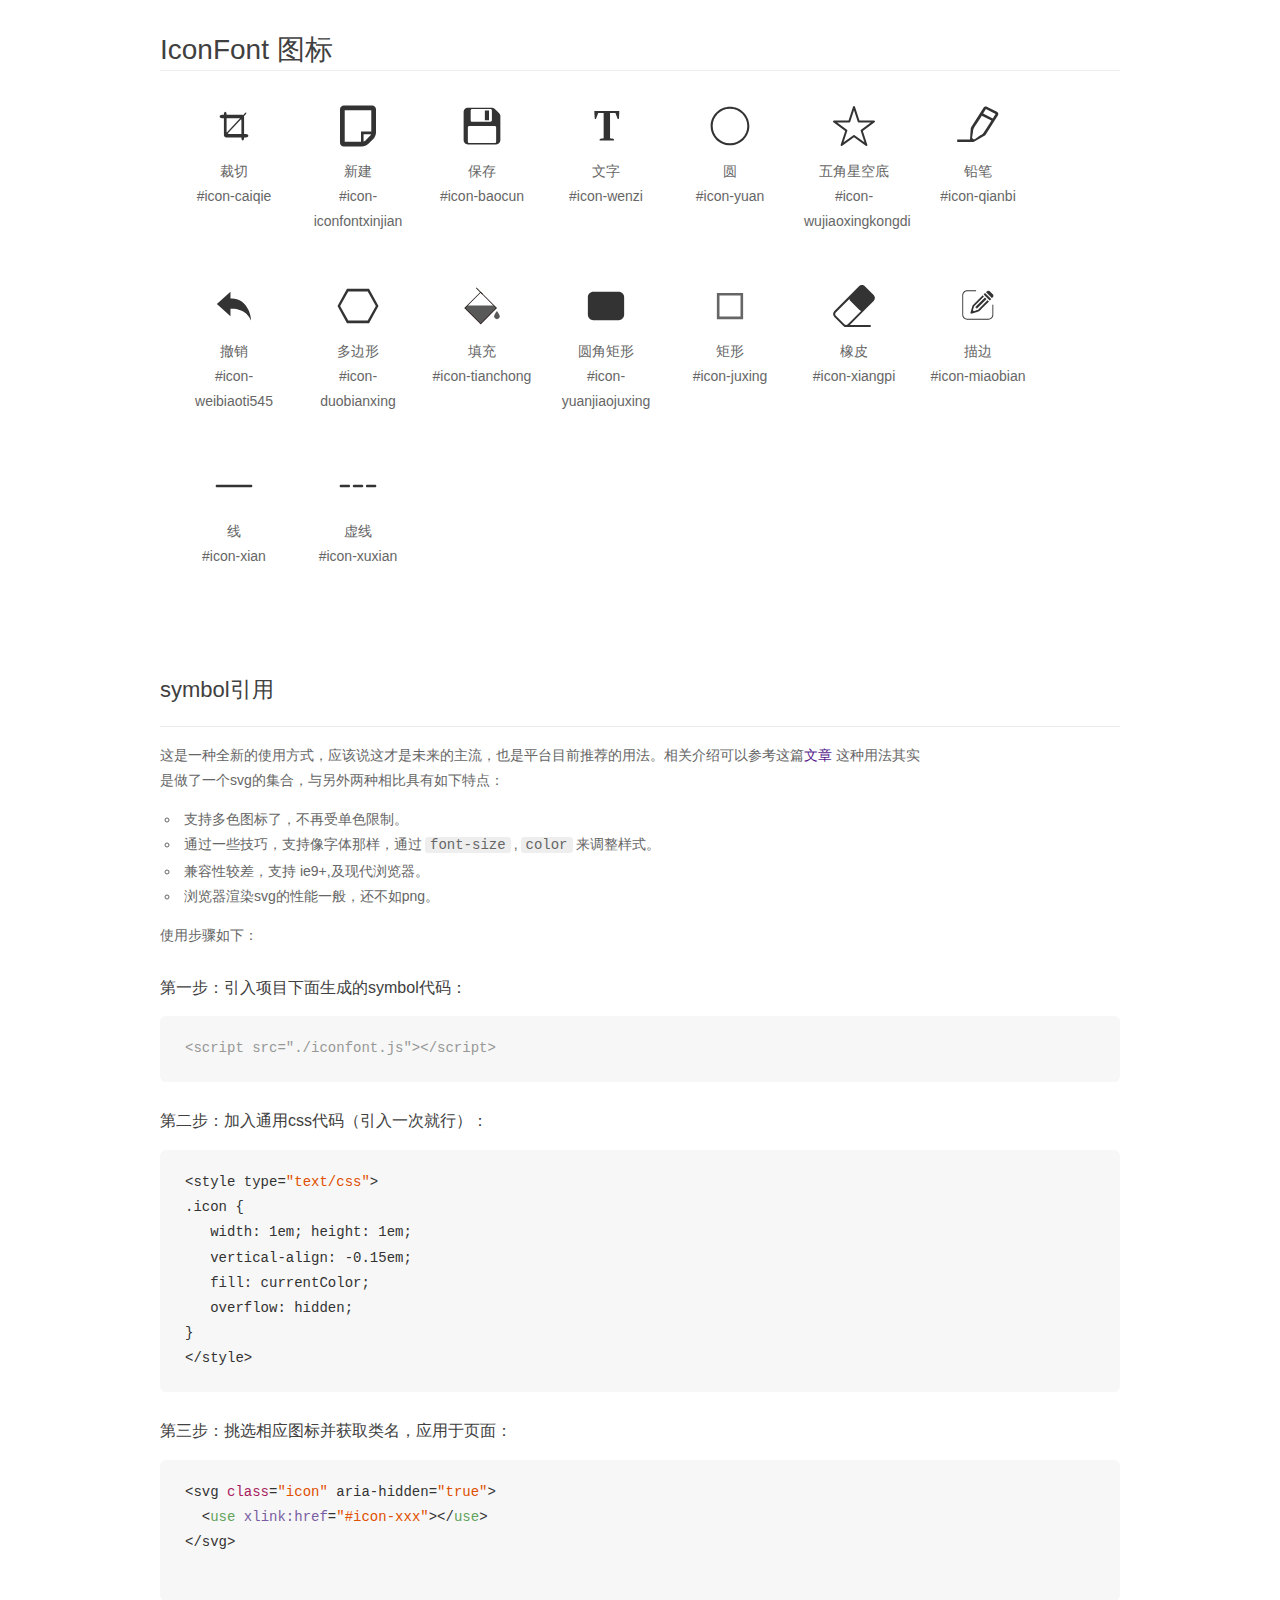
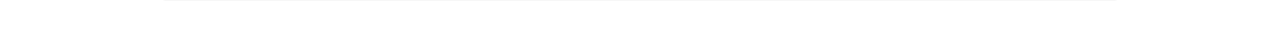
<file: glcanvas/iconfont/demo_symbol.html>
<!DOCTYPE html>
<html>
<head>
    <meta charset="utf-8"/>
    <title>IconFont</title>
    <link rel="stylesheet" href="demo.css">
    <script src="iconfont.js"></script>

    <style type="text/css">
        .icon {
          /* 通过设置 font-size 来改变图标大小 */
          width: 1em; height: 1em;
          /* 图标和文字相邻时，垂直对齐 */
          vertical-align: -0.15em;
          /* 通过设置 color 来改变 SVG 的颜色/fill */
          fill: currentColor;
          /* path 和 stroke 溢出 viewBox 部分在 IE 下会显示
             normalize.css 中也包含这行 */
          overflow: hidden;
        }

    </style>
</head>
<body>
    <div class="main markdown">
        <h1>IconFont 图标</h1>
        <ul class="icon_lists clear">
            
                <li>
                    <svg class="icon" aria-hidden="true">
                        <use xlink:href="#icon-caiqie"></use>
                    </svg>
                    <div class="name">裁切</div>
                    <div class="fontclass">#icon-caiqie</div>
                </li>
            
                <li>
                    <svg class="icon" aria-hidden="true">
                        <use xlink:href="#icon-iconfontxinjian"></use>
                    </svg>
                    <div class="name">新建</div>
                    <div class="fontclass">#icon-iconfontxinjian</div>
                </li>
            
                <li>
                    <svg class="icon" aria-hidden="true">
                        <use xlink:href="#icon-baocun"></use>
                    </svg>
                    <div class="name">保存</div>
                    <div class="fontclass">#icon-baocun</div>
                </li>
            
                <li>
                    <svg class="icon" aria-hidden="true">
                        <use xlink:href="#icon-wenzi"></use>
                    </svg>
                    <div class="name">文字</div>
                    <div class="fontclass">#icon-wenzi</div>
                </li>
            
                <li>
                    <svg class="icon" aria-hidden="true">
                        <use xlink:href="#icon-yuan"></use>
                    </svg>
                    <div class="name">圆</div>
                    <div class="fontclass">#icon-yuan</div>
                </li>
            
                <li>
                    <svg class="icon" aria-hidden="true">
                        <use xlink:href="#icon-wujiaoxingkongdi"></use>
                    </svg>
                    <div class="name">五角星空底</div>
                    <div class="fontclass">#icon-wujiaoxingkongdi</div>
                </li>
            
                <li>
                    <svg class="icon" aria-hidden="true">
                        <use xlink:href="#icon-qianbi"></use>
                    </svg>
                    <div class="name">铅笔</div>
                    <div class="fontclass">#icon-qianbi</div>
                </li>
            
                <li>
                    <svg class="icon" aria-hidden="true">
                        <use xlink:href="#icon-weibiaoti545"></use>
                    </svg>
                    <div class="name">撤销</div>
                    <div class="fontclass">#icon-weibiaoti545</div>
                </li>
            
                <li>
                    <svg class="icon" aria-hidden="true">
                        <use xlink:href="#icon-duobianxing"></use>
                    </svg>
                    <div class="name">多边形</div>
                    <div class="fontclass">#icon-duobianxing</div>
                </li>
            
                <li>
                    <svg class="icon" aria-hidden="true">
                        <use xlink:href="#icon-tianchong"></use>
                    </svg>
                    <div class="name">填充</div>
                    <div class="fontclass">#icon-tianchong</div>
                </li>
            
                <li>
                    <svg class="icon" aria-hidden="true">
                        <use xlink:href="#icon-yuanjiaojuxing"></use>
                    </svg>
                    <div class="name">圆角矩形</div>
                    <div class="fontclass">#icon-yuanjiaojuxing</div>
                </li>
            
                <li>
                    <svg class="icon" aria-hidden="true">
                        <use xlink:href="#icon-juxing"></use>
                    </svg>
                    <div class="name">矩形</div>
                    <div class="fontclass">#icon-juxing</div>
                </li>
            
                <li>
                    <svg class="icon" aria-hidden="true">
                        <use xlink:href="#icon-xiangpi"></use>
                    </svg>
                    <div class="name">橡皮</div>
                    <div class="fontclass">#icon-xiangpi</div>
                </li>
            
                <li>
                    <svg class="icon" aria-hidden="true">
                        <use xlink:href="#icon-miaobian"></use>
                    </svg>
                    <div class="name">描边</div>
                    <div class="fontclass">#icon-miaobian</div>
                </li>
            
                <li>
                    <svg class="icon" aria-hidden="true">
                        <use xlink:href="#icon-xian"></use>
                    </svg>
                    <div class="name">线</div>
                    <div class="fontclass">#icon-xian</div>
                </li>
            
                <li>
                    <svg class="icon" aria-hidden="true">
                        <use xlink:href="#icon-xuxian"></use>
                    </svg>
                    <div class="name">虚线</div>
                    <div class="fontclass">#icon-xuxian</div>
                </li>
            
        </ul>


        <h2 id="symbol-">symbol引用</h2>
        <hr>

        <p>这是一种全新的使用方式，应该说这才是未来的主流，也是平台目前推荐的用法。相关介绍可以参考这篇<a href="">文章</a>
        这种用法其实是做了一个svg的集合，与另外两种相比具有如下特点：</p>
        <ul>
          <li>支持多色图标了，不再受单色限制。</li>
          <li>通过一些技巧，支持像字体那样，通过<code>font-size</code>,<code>color</code>来调整样式。</li>
          <li>兼容性较差，支持 ie9+,及现代浏览器。</li>
          <li>浏览器渲染svg的性能一般，还不如png。</li>
        </ul>
        <p>使用步骤如下：</p>
        <h3 id="-symbol-">第一步：引入项目下面生成的symbol代码：</h3>
        <pre><code class="lang-js hljs javascript"><span class="hljs-comment">&lt;script src="./iconfont.js"&gt;&lt;/script&gt;</span></code></pre>
        <h3 id="-css-">第二步：加入通用css代码（引入一次就行）：</h3>
        <pre><code class="lang-js hljs javascript">&lt;style type=<span class="hljs-string">"text/css"</span>&gt;
.icon {
   width: <span class="hljs-number">1</span>em; height: <span class="hljs-number">1</span>em;
   vertical-align: <span class="hljs-number">-0.15</span>em;
   fill: currentColor;
   overflow: hidden;
}
&lt;<span class="hljs-regexp">/style&gt;</span></code></pre>
        <h3 id="-">第三步：挑选相应图标并获取类名，应用于页面：</h3>
        <pre><code class="lang-js hljs javascript">&lt;svg <span class="hljs-class"><span class="hljs-keyword">class</span></span>=<span class="hljs-string">"icon"</span> aria-hidden=<span class="hljs-string">"true"</span>&gt;<span class="xml"><span class="hljs-tag">
  &lt;<span class="hljs-name">use</span> <span class="hljs-attr">xlink:href</span>=<span class="hljs-string">"#icon-xxx"</span>&gt;</span><span class="hljs-tag">&lt;/<span class="hljs-name">use</span>&gt;</span>
</span>&lt;<span class="hljs-regexp">/svg&gt;
        </span></code></pre>
    </div>
</body>
</html>
</file>
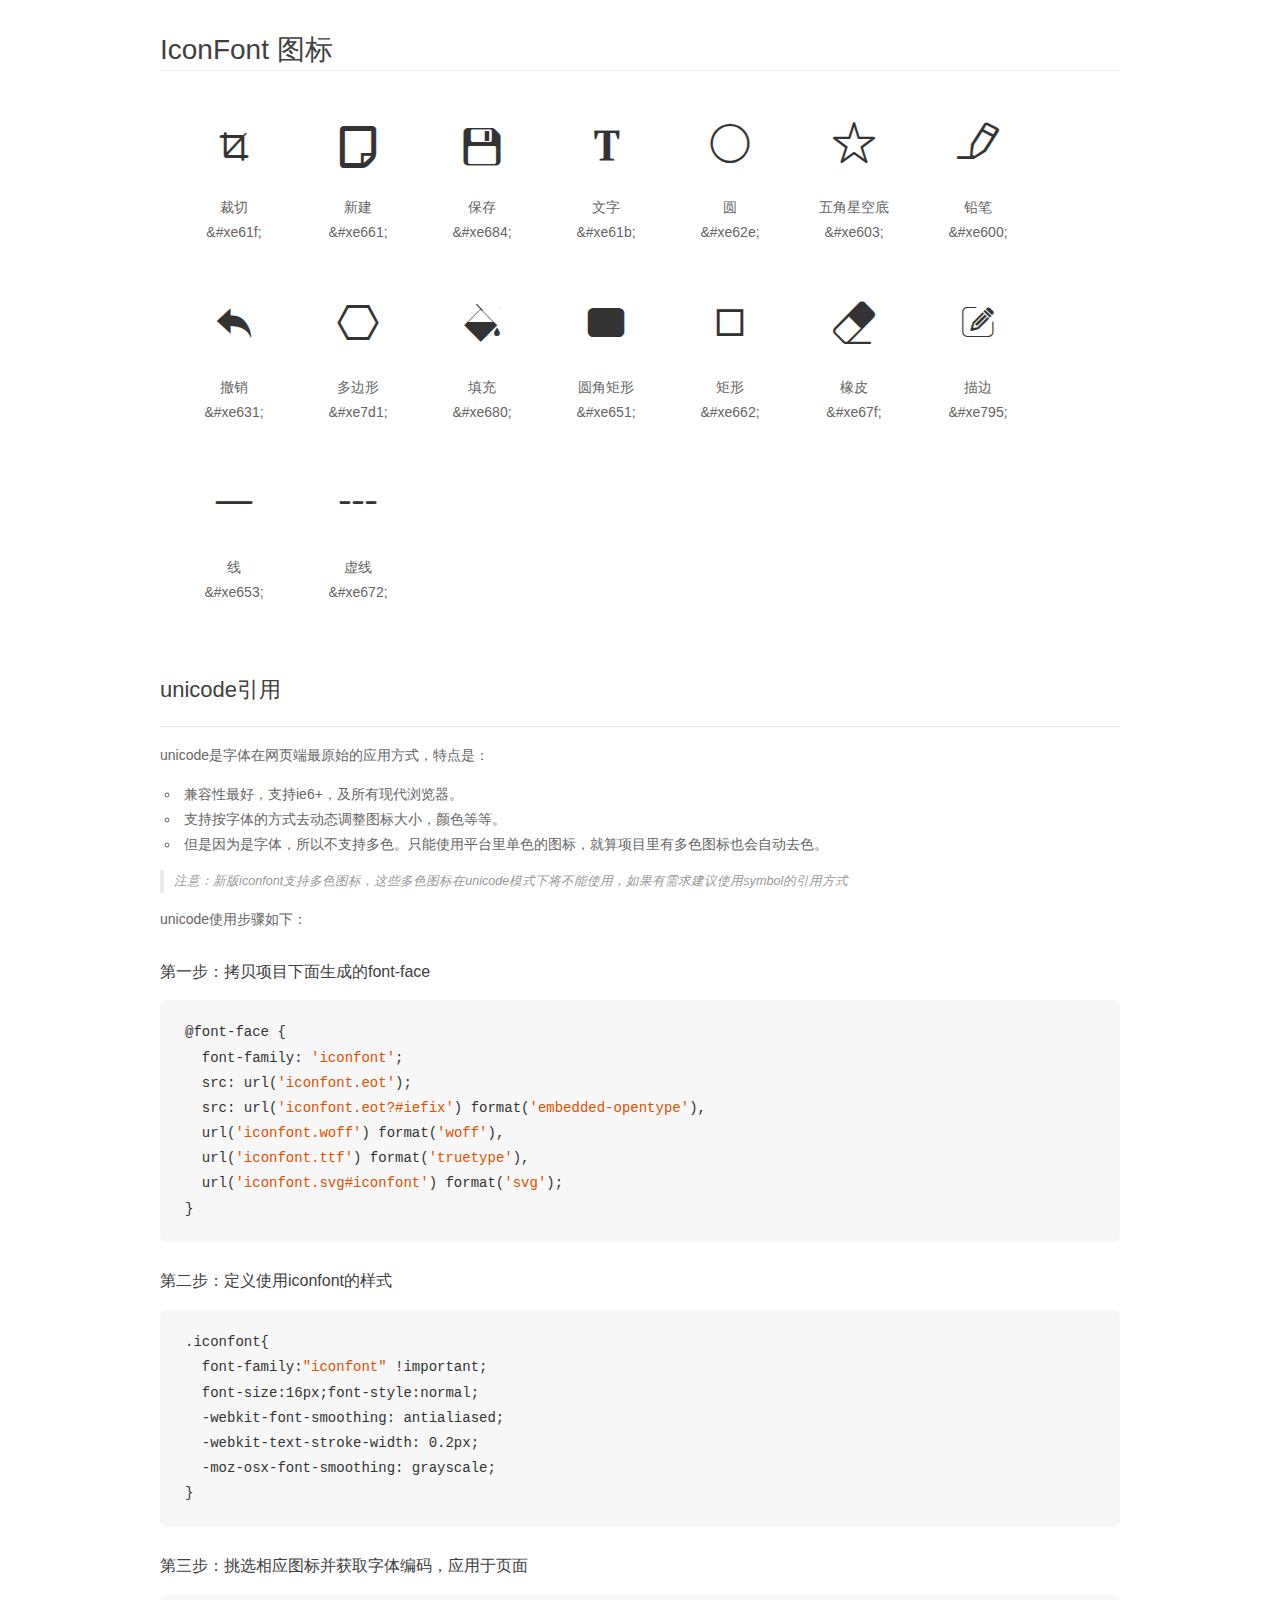
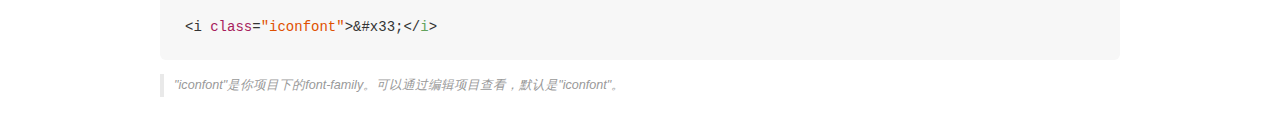
<file: glcanvas/iconfont/demo_unicode.html>
<!DOCTYPE html>
<html>
<head>
    <meta charset="utf-8"/>
    <title>IconFont</title>
    <link rel="stylesheet" href="demo.css">

    <style type="text/css">

        @font-face {font-family: "iconfont";
          src: url('iconfont.eot'); /* IE9*/
          src: url('iconfont.eot#iefix') format('embedded-opentype'), /* IE6-IE8 */
          url('iconfont.woff') format('woff'), /* chrome, firefox */
          url('iconfont.ttf') format('truetype'), /* chrome, firefox, opera, Safari, Android, iOS 4.2+*/
          url('iconfont.svg#iconfont') format('svg'); /* iOS 4.1- */
        }

        .iconfont {
          font-family:"iconfont" !important;
          font-size:16px;
          font-style:normal;
          -webkit-font-smoothing: antialiased;
          -webkit-text-stroke-width: 0.2px;
          -moz-osx-font-smoothing: grayscale;
        }

    </style>
</head>
<body>
    <div class="main markdown">
        <h1>IconFont 图标</h1>
        <ul class="icon_lists clear">
            
                <li>
                <i class="icon iconfont">&#xe61f;</i>
                    <div class="name">裁切</div>
                    <div class="code">&amp;#xe61f;</div>
                </li>
            
                <li>
                <i class="icon iconfont">&#xe661;</i>
                    <div class="name">新建</div>
                    <div class="code">&amp;#xe661;</div>
                </li>
            
                <li>
                <i class="icon iconfont">&#xe684;</i>
                    <div class="name">保存</div>
                    <div class="code">&amp;#xe684;</div>
                </li>
            
                <li>
                <i class="icon iconfont">&#xe61b;</i>
                    <div class="name">文字</div>
                    <div class="code">&amp;#xe61b;</div>
                </li>
            
                <li>
                <i class="icon iconfont">&#xe62e;</i>
                    <div class="name">圆</div>
                    <div class="code">&amp;#xe62e;</div>
                </li>
            
                <li>
                <i class="icon iconfont">&#xe603;</i>
                    <div class="name">五角星空底</div>
                    <div class="code">&amp;#xe603;</div>
                </li>
            
                <li>
                <i class="icon iconfont">&#xe600;</i>
                    <div class="name">铅笔</div>
                    <div class="code">&amp;#xe600;</div>
                </li>
            
                <li>
                <i class="icon iconfont">&#xe631;</i>
                    <div class="name">撤销</div>
                    <div class="code">&amp;#xe631;</div>
                </li>
            
                <li>
                <i class="icon iconfont">&#xe7d1;</i>
                    <div class="name">多边形</div>
                    <div class="code">&amp;#xe7d1;</div>
                </li>
            
                <li>
                <i class="icon iconfont">&#xe680;</i>
                    <div class="name">填充</div>
                    <div class="code">&amp;#xe680;</div>
                </li>
            
                <li>
                <i class="icon iconfont">&#xe651;</i>
                    <div class="name">圆角矩形</div>
                    <div class="code">&amp;#xe651;</div>
                </li>
            
                <li>
                <i class="icon iconfont">&#xe662;</i>
                    <div class="name">矩形</div>
                    <div class="code">&amp;#xe662;</div>
                </li>
            
                <li>
                <i class="icon iconfont">&#xe67f;</i>
                    <div class="name">橡皮</div>
                    <div class="code">&amp;#xe67f;</div>
                </li>
            
                <li>
                <i class="icon iconfont">&#xe795;</i>
                    <div class="name">描边</div>
                    <div class="code">&amp;#xe795;</div>
                </li>
            
                <li>
                <i class="icon iconfont">&#xe653;</i>
                    <div class="name">线</div>
                    <div class="code">&amp;#xe653;</div>
                </li>
            
                <li>
                <i class="icon iconfont">&#xe672;</i>
                    <div class="name">虚线</div>
                    <div class="code">&amp;#xe672;</div>
                </li>
            
        </ul>
        <h2 id="unicode-">unicode引用</h2>
        <hr>

        <p>unicode是字体在网页端最原始的应用方式，特点是：</p>
        <ul>
        <li>兼容性最好，支持ie6+，及所有现代浏览器。</li>
        <li>支持按字体的方式去动态调整图标大小，颜色等等。</li>
        <li>但是因为是字体，所以不支持多色。只能使用平台里单色的图标，就算项目里有多色图标也会自动去色。</li>
        </ul>
        <blockquote>
        <p>注意：新版iconfont支持多色图标，这些多色图标在unicode模式下将不能使用，如果有需求建议使用symbol的引用方式</p>
        </blockquote>
        <p>unicode使用步骤如下：</p>
        <h3 id="-font-face">第一步：拷贝项目下面生成的font-face</h3>
        <pre><code class="lang-js hljs javascript">@font-face {
  font-family: <span class="hljs-string">'iconfont'</span>;
  src: url(<span class="hljs-string">'iconfont.eot'</span>);
  src: url(<span class="hljs-string">'iconfont.eot?#iefix'</span>) format(<span class="hljs-string">'embedded-opentype'</span>),
  url(<span class="hljs-string">'iconfont.woff'</span>) format(<span class="hljs-string">'woff'</span>),
  url(<span class="hljs-string">'iconfont.ttf'</span>) format(<span class="hljs-string">'truetype'</span>),
  url(<span class="hljs-string">'iconfont.svg#iconfont'</span>) format(<span class="hljs-string">'svg'</span>);
}
</code></pre>
        <h3 id="-iconfont-">第二步：定义使用iconfont的样式</h3>
        <pre><code class="lang-js hljs javascript">.iconfont{
  font-family:<span class="hljs-string">"iconfont"</span> !important;
  font-size:<span class="hljs-number">16</span>px;font-style:normal;
  -webkit-font-smoothing: antialiased;
  -webkit-text-stroke-width: <span class="hljs-number">0.2</span>px;
  -moz-osx-font-smoothing: grayscale;
}
</code></pre>
        <h3 id="-">第三步：挑选相应图标并获取字体编码，应用于页面</h3>
        <pre><code class="lang-js hljs javascript">&lt;i <span class="hljs-class"><span class="hljs-keyword">class</span></span>=<span class="hljs-string">"iconfont"</span>&gt;&amp;#x33;<span class="xml"><span class="hljs-tag">&lt;/<span class="hljs-name">i</span>&gt;</span></span></code></pre>

        <blockquote>
        <p>"iconfont"是你项目下的font-family。可以通过编辑项目查看，默认是"iconfont"。</p>
        </blockquote>
    </div>


</body>
</html>
</file>
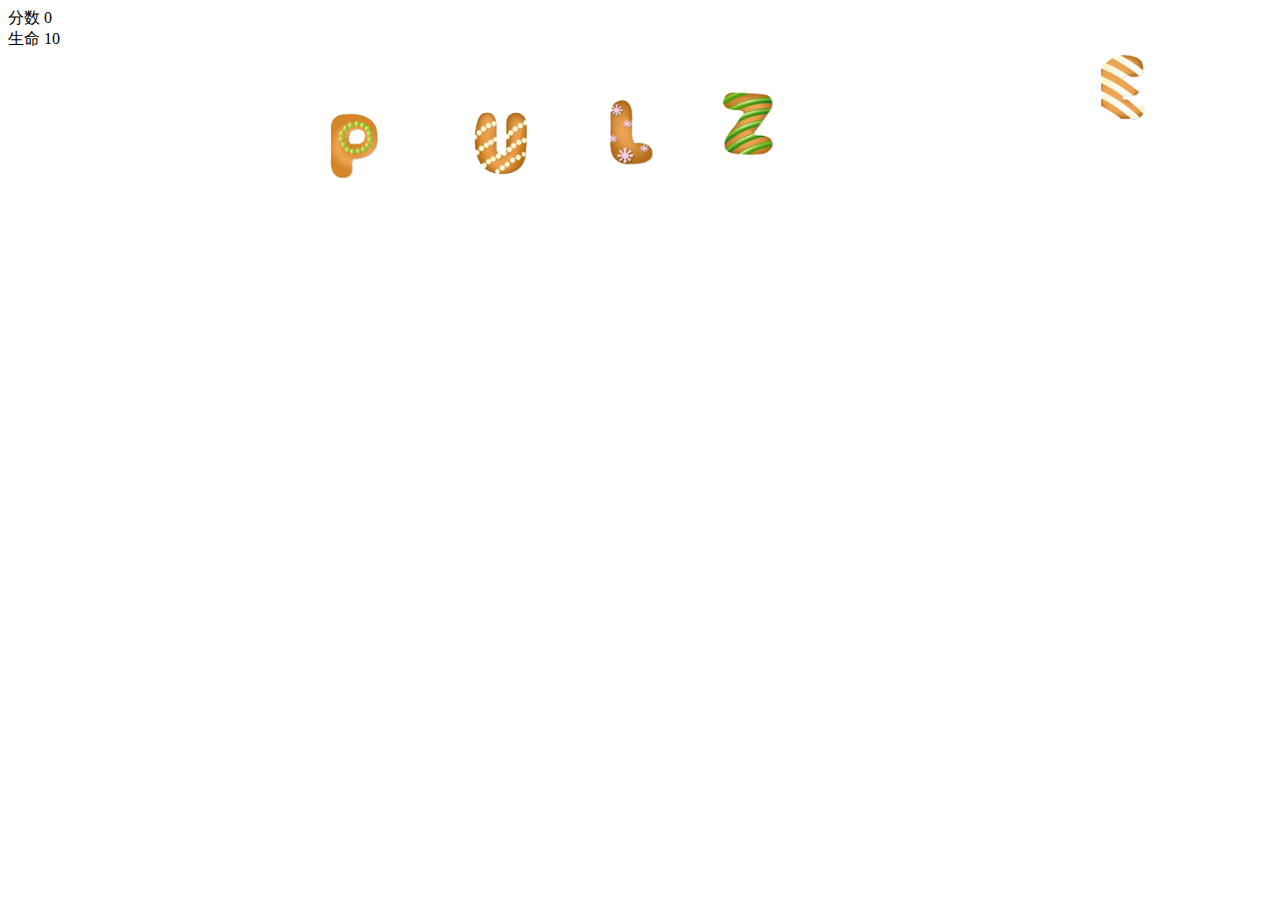
<file: glgame/game/gamefont.html>
<!doctype html>
<html lang="en">
<head>
    <meta charset="UTF-8">
    <meta name="viewport"
          content="width=device-width, user-scalable=no, initial-scale=1.0, maximum-scale=1.0, minimum-scale=1.0">
    <meta http-equiv="X-UA-Compatible" content="ie=edge">
    <link rel="stylesheet" href="css/main.css">
    <title>Document</title>
</head>
<body>
    <div class="box">
        <div class="imgh"></div>
        <div class="ceil"></div>
        <div class="begin"></div>
        <div>分数 <span class="score">0</span></div>
        <div>生命 <span class="health">10</span></div>
        <div class="floor"></div>
    </div>
</body>
</html>
<script src="js/gamefont.js"></script>
<script src="js/animate.js"></script>
<script src="js/function.js"></script>
<script>
    let game=new Game(5);
    game.start();
</script>
</file>
<file: css/d.css>
[class^="danceWord"]{
		word-break:break-all;
		white-space:pre-wrap;
	}
	[class^="danceWord"] span{
		display:inline-block;
		opacity:0;
	    white-space:pre-wrap;
	}
	.danceWord-s1 .ele{
		-webkit-animation:a1 .4s ease-out forwards;
		-ms-animation:a1 .4s ease-out forwards;
		-moz-animation:a1 .4s ease-out forwards;
		-o-animation:a1 .4s ease-out forwards;
		animation:a1 .4s ease-out forwards;
	}
	.danceWord-s2 .ele{
		-webkit-animation:a2 .5s ease-out forwards;
		-ms-animation:a2 .5s ease-out forwards;
		-moz-animation:a2 .5s ease-out forwards;
		-o-animation:a2 .5s ease-out forwards;
		animation:a2 .5s ease-out forwards;
	}
	.danceWord-s3 .ele{
		-webkit-animation:a3 .5s ease-out forwards;
		-ms-animation:a3 .5s ease-out forwards;
		-moz-animation:a3 .5s ease-out forwards;
		-o-animation:a3 .5s ease-out forwards;
		animation:a3 .5s ease-out forwards;
	}
	.danceWord-s4 .ele{
		-webkit-animation:a4 .5s ease-out forwards;
		-ms-animation:a4 .5s ease-out forwards;
		-moz-animation:a4 .5s ease-out forwards;
		-o-animation:a4 .5s ease-out forwards;
		animation:a4 .5s ease-out forwards;
	}
	.danceWord-s5 .ele{
		-webkit-animation:a5 .5s ease-out forwards;
		-ms-animation:a5 .5s ease-out forwards;
		-moz-animation:a5 .5s ease-out forwards;
		-o-animation:a5 .5s ease-out forwards;
		-ms-animation:a5 .5s ease-out forwards;
	}
	.danceWord-s6 .ele{
		-webkit-animation: a6 .5s ease-out forwards;
		-ms-animation: a6 .5s ease-out forwards;
		-moz-animation: a6 .5s ease-out forwards;
		-o-animation: a6 .5s ease-out forwards;
		animation: a6 .5s ease-out forwards;
	}
	.danceWord-s7 .ele{
		-webkit-animation:a7 .5s ease-out forwards;
		-ms-animation:a7 .5s ease-out forwards;
		-moz-animation:a7 .5s ease-out forwards;
		-o-animation:a7 .5s ease-out forwards;
		animation:a7 .5s ease-out forwards;
	}
	.danceWord-s8 .ele{
		-webkit-animation:a8 .5s ease-out forwards;
		-ms-animation:a8 .5s ease-out forwards;
		-moz-animation:a8 .5s ease-out forwards;
		-o-animation:a8 .5s ease-out forwards;
		animation:a8 .5s ease-out forwards;
	}
	.danceWord-s9 .ele{
		-webkit-animation:a9 .9s ease-out forwards;
		-ms-animation:a9 .9s ease-out forwards;
		-moz-animation:a9 .9s ease-out forwards;
		-o-animation:a9 .9s ease-out forwards;
		animation:a9 .9s ease-out forwards;
	}
	.danceWord-s10 .ele:nth-child(even){
		-webkit-animation:a1 .5s ease-out forwards;
		-ms-animation:a1 .5s ease-out forwards;
		-moz-animation:a1 .5s ease-out forwards;
		-o-animation:a1 .5s ease-out forwards;
		animation:a1 .5s ease-out forwards;
	}
	.danceWord-s10 .ele:nth-child(odd){
		-webkit-animation:a1-2 .5s ease-out forwards;
		-ms-animation:a1-2 .5s ease-out forwards;
		-moz-animation:a1-2 .5s ease-out forwards;
		-o-animation:a1-2 .5s ease-out forwards;
		animation:a1-2 .5s ease-out forwards;
	}
	@keyframes a1{
		0%{
			opacity:1;
			transform:translate(0,-20px);
			-webkit-transform:translate(0,-20px);
			-ms-transform:translate(0,-20px);
			-moz-transform:translate(0,-20px);
			-o-transform:translate(0,-20px);
		}
		100%{
			opacity:1;
			-webkit-transform:translate(0,0);
			-ms-transform:translate(0,0);
			-moz-transform:translate(0,0);
			-o-transform:translate(0,0);
			transform:translate(0,0);
		}
	}
	@-webkit-keyframes a1{
		0%{
			opacity:1;
			-webkit-transform:translate(0,-20px);
			-ms-transform:translate(0,-20px);
			-moz-transform:translate(0,-20px);
			-o-transform:translate(0,-20px);
			transform:translate(0,-20px);
		}
		100%{
			opacity:1;
			-webkit-transform:translate(0,0);
			-ms-transform:translate(0,0);
			-moz-transform:translate(0,0);
			-o-transform:translate(0,0);
			transform:translate(0,0);
		}
	}
	@-ms-keyframes a1{
		0%{
			opacity:1;
			-webkit-transform:translate(0,-20px);
			-ms-transform:translate(0,-20px);
			-moz-transform:translate(0,-20px);
			-o-transform:translate(0,-20px);
			transform:translate(0,-20px);
		}
		100%{
			opacity:1;
			-webkit-transform:translate(0,0);
			-ms-transform:translate(0,0);
			-moz-transform:translate(0,0);
			-o-transform:translate(0,0);
			transform:translate(0,0);
		}
	}
	@-moz-keyframes a1{
		0%{
			opacity:1;
			-webkit-transform:translate(0,-20px);
			-ms-transform:translate(0,-20px);
			-moz-transform:translate(0,-20px);
			-o-transform:translate(0,-20px);
			transform:translate(0,-20px);
		}
		100%{
			opacity:1;
			-webkit-transform:translate(0,0);
			-ms-transform:translate(0,0);
			-moz-transform:translate(0,0);
			-o-transform:translate(0,0);
			transform:translate(0,0);
		}
	}
	@-o-keyframes a1{
		0%{
			opacity:1;
			-webkit-transform:translate(0,-20px);
			-ms-transform:translate(0,-20px);
			-moz-transform:translate(0,-20px);
			-o-transform:translate(0,-20px);
			transform:translate(0,-20px);
		}
		100%{
			opacity:1;
			-webkit-transform:translate(0,0);
			-ms-transform:translate(0,0);
			-moz-transform:translate(0,0);
			-o-transform:translate(0,0);
			transform:translate(0,0);
		}
	}
	@keyframes a1-2{
		0%{
			opacity:1;
			-webkit-transform:translate(0,20px);
			-ms-transform:translate(0,20px);
			-moz-transform:translate(0,20px);
			-o-transform:translate(0,20px);
			transform:translate(0,20px);
		}
		100%{
			opacity:1;
			-webkit-transform:translate(0,0);
			-ms-transform:translate(0,0);
			-moz-transform:translate(0,0);
			-o-transform:translate(0,0);
			transform:translate(0,0);
		}
	}
	@-webkit-keyframes a1-2{
		0%{
			opacity:1;
			-webkit-transform:translate(0,20px);
			-ms-transform:translate(0,20px);
			-moz-transform:translate(0,20px);
			-o-transform:translate(0,20px);
			transform:translate(0,20px);
		}
		100%{
			opacity:1;
			-webkit-transform:translate(0,0);
			-ms-transform:translate(0,0);
			-moz-transform:translate(0,0);
			-o-transform:translate(0,0);
			transform:translate(0,0);
		}
	}
	@-ms-keyframes a1-2{
		0%{
			opacity:1;
			-webkit-transform:translate(0,20px);
			-ms-transform:translate(0,20px);
			-moz-transform:translate(0,20px);
			-o-transform:translate(0,20px);
			transform:translate(0,20px);
		}
		100%{
			opacity:1;
			-webkit-transform:translate(0,0);
			-ms-transform:translate(0,0);
			-moz-transform:translate(0,0);
			-o-transform:translate(0,0);
			transform:translate(0,0);
		}
	}
	@-moz-keyframes a1-2{
		0%{
			opacity:1;
			-webkit-transform:translate(0,20px);
			-ms-transform:translate(0,20px);
			-moz-transform:translate(0,20px);
			-o-transform:translate(0,20px);
			transform:translate(0,20px);
		}
		100%{
			opacity:1;
			-webkit-transform:translate(0,0);
			-ms-transform:translate(0,0);
			-moz-transform:translate(0,0);
			-o-transform:translate(0,0);
			transform:translate(0,0);
		}
	}
	@-o-keyframes a1-2{
		0%{
			opacity:1;
			-webkit-transform:translate(0,20px);
			-ms-transform:translate(0,20px);
			-moz-transform:translate(0,20px);
			-o-transform:translate(0,20px);
			transform:translate(0,20px);
		}
		100%{
			opacity:1;
			-webkit-transform:translate(0,0);
			-ms-transform:translate(0,0);
			-moz-transform:translate(0,0);
			-o-transform:translate(0,0);
			transform:translate(0,0);
		}
	}
	@keyframes a2{
		0%{
			opacity:1;
			-webkit-transform:translate(-25px,0);
			-ms-transform:translate(-25px,0);
			-moz-transform:translate(-25px,0);
			-o-transform:translate(-25px,0);
			-ms-transform:translate(-25px,0);
		}
		100%{
			opacity:1;
			-webkit-transform:translate(0,0);
			-ms-transform:translate(0,0);
			-moz-transform:translate(0,0);
			-o-transform:translate(0,0);
			transform:translate(0,0);
		}
	}
	@-webkit-keyframes a2{
		0%{
			opacity:1;
			-webkit-transform:translate(-25px,0);
			-ms-transform:translate(-25px,0);
			-moz-transform:translate(-25px,0);
			-o-transform:translate(-25px,0);
			-ms-transform:translate(-25px,0);
		}
		100%{
			opacity:1;
			-webkit-transform:translate(0,0);
			-ms-transform:translate(0,0);
			-moz-transform:translate(0,0);
			-o-transform:translate(0,0);
			transform:translate(0,0);
		}
	}
	@-ms-keyframes a2{
		0%{
			opacity:1;
			-webkit-transform:translate(-25px,0);
			-ms-transform:translate(-25px,0);
			-moz-transform:translate(-25px,0);
			-o-transform:translate(-25px,0);
			-ms-transform:translate(-25px,0);
		}
		100%{
			opacity:1;
			-webkit-transform:translate(0,0);
			-ms-transform:translate(0,0);
			-moz-transform:translate(0,0);
			-o-transform:translate(0,0);
			transform:translate(0,0);
		}
	}
	@-moz-keyframes a2{
		0%{
			opacity:1;
			-webkit-transform:translate(-25px,0);
			-ms-transform:translate(-25px,0);
			-moz-transform:translate(-25px,0);
			-o-transform:translate(-25px,0);
			-ms-transform:translate(-25px,0);
		}
		100%{
			opacity:1;
			-webkit-transform:translate(0,0);
			-ms-transform:translate(0,0);
			-moz-transform:translate(0,0);
			-o-transform:translate(0,0);
			transform:translate(0,0);
		}
	}
	@-o-keyframes a2{
		0%{
			opacity:1;
			-webkit-transform:translate(-25px,0);
			-ms-transform:translate(-25px,0);
			-moz-transform:translate(-25px,0);
			-o-transform:translate(-25px,0);
			-ms-transform:translate(-25px,0);
		}
		100%{
			opacity:1;
			-webkit-transform:translate(0,0);
			-ms-transform:translate(0,0);
			-moz-transform:translate(0,0);
			-o-transform:translate(0,0);
			transform:translate(0,0);
		}
	}
	@keyframes a3{
		0%{
			opacity:1;
			-webkit-transform:rotate(135deg);
			-ms-transform:rotate(135deg);
			-moz-transform:rotate(135deg);
			-o-transform:rotate(135deg);
			transform:rotate(135deg);
		}
		100%{
			opacity:1;
			-webkit-transform:rotate(0deg);
			-ms-transform:rotate(0deg);
			-moz-transform:rotate(0deg);
			-o-transform:rotate(0deg);
			transform:rotate(0deg);
		}
	}
	@-webkit-keyframes a3{
		0%{
			opacity:1;
			-webkit-transform:rotate(135deg);
			-ms-transform:rotate(135deg);
			-moz-transform:rotate(135deg);
			-o-transform:rotate(135deg);
			transform:rotate(135deg);
		}
		100%{
			opacity:1;
			-webkit-transform:rotate(0deg);
			-ms-transform:rotate(0deg);
			-moz-transform:rotate(0deg);
			-o-transform:rotate(0deg);
			transform:rotate(0deg);
		}
	}
	@-ms-keyframes a3{
		0%{
			opacity:1;
			-webkit-transform:rotate(135deg);
			-ms-transform:rotate(135deg);
			-moz-transform:rotate(135deg);
			-o-transform:rotate(135deg);
			transform:rotate(135deg);
		}
		100%{
			opacity:1;
			-webkit-transform:rotate(0deg);
			-ms-transform:rotate(0deg);
			-moz-transform:rotate(0deg);
			-o-transform:rotate(0deg);
			transform:rotate(0deg);
		}
	}
	@-moz-keyframes a3{
		0%{
			opacity:1;
			-webkit-transform:rotate(135deg);
			-ms-transform:rotate(135deg);
			-moz-transform:rotate(135deg);
			-o-transform:rotate(135deg);
			transform:rotate(135deg);
		}
		100%{
			opacity:1;
			-webkit-transform:rotate(0deg);
			-ms-transform:rotate(0deg);
			-moz-transform:rotate(0deg);
			-o-transform:rotate(0deg);
			transform:rotate(0deg);
		}
	}
	@-o-keyframes a3{
		0%{
			opacity:1;
			-webkit-transform:rotate(135deg);
			-ms-transform:rotate(135deg);
			-moz-transform:rotate(135deg);
			-o-transform:rotate(135deg);
			transform:rotate(135deg);
		}
		100%{
			opacity:1;
			-webkit-transform:rotate(0deg);
			-ms-transform:rotate(0deg);
			-moz-transform:rotate(0deg);
			-o-transform:rotate(0deg);
			transform:rotate(0deg);
		}
	}
	@keyframes a4{
		0%{
			opacity:1;
			-webkit-transform:rotateX(-180deg);
			-ms-transform:rotateX(-180deg);
			-moz-transform:rotateX(-180deg);
			-o-transform:rotateX(-180deg);
			transform:rotateX(-180deg);
		}
		
		100%{
			opacity:1;
			-webkit-transform:rotateX(0deg);
			-ms-transform:rotateX(0deg);
			-moz-transform:rotateX(0deg);
			-o-transform:rotateX(0deg);
			transform:rotateX(0deg);
		}
	}
	@-webkit-keyframes a4{
		0%{
			opacity:1;
			-webkit-transform:rotateX(-180deg);
			-ms-transform:rotateX(-180deg);
			-moz-transform:rotateX(-180deg);
			-o-transform:rotateX(-180deg);
			transform:rotateX(-180deg);
		}
		
		100%{
			opacity:1;
			-webkit-transform:rotateX(0deg);
			-ms-transform:rotateX(0deg);
			-moz-transform:rotateX(0deg);
			-o-transform:rotateX(0deg);
			transform:rotateX(0deg);
		}
	}
	@-ms-keyframes a4{
		0%{
			opacity:1;
			-webkit-transform:rotateX(-180deg);
			-ms-transform:rotateX(-180deg);
			-moz-transform:rotateX(-180deg);
			-o-transform:rotateX(-180deg);
			transform:rotateX(-180deg);
		}
		
		100%{
			opacity:1;
			-webkit-transform:rotateX(0deg);
			-ms-transform:rotateX(0deg);
			-moz-transform:rotateX(0deg);
			-o-transform:rotateX(0deg);
			transform:rotateX(0deg);
		}
	}
	@-moz-keyframes a4{
		0%{
			opacity:1;
			-webkit-transform:rotateX(-180deg);
			-ms-transform:rotateX(-180deg);
			-moz-transform:rotateX(-180deg);
			-o-transform:rotateX(-180deg);
			transform:rotateX(-180deg);
		}
		
		100%{
			opacity:1;
			-webkit-transform:rotateX(0deg);
			-ms-transform:rotateX(0deg);
			-moz-transform:rotateX(0deg);
			-o-transform:rotateX(0deg);
			transform:rotateX(0deg);
		}
	}
	@-o-keyframes a4{
		0%{
			opacity:1;
			-webkit-transform:rotateX(-180deg);
			-ms-transform:rotateX(-180deg);
			-moz-transform:rotateX(-180deg);
			-o-transform:rotateX(-180deg);
			transform:rotateX(-180deg);
		}
		
		100%{
			opacity:1;
			-webkit-transform:rotateX(0deg);
			-ms-transform:rotateX(0deg);
			-moz-transform:rotateX(0deg);
			-o-transform:rotateX(0deg);
			transform:rotateX(0deg);
		}
	}
	@keyframes a5{
		0%{
			opacity:1;
			-webkit-transform:rotateY(-180deg);
			-ms-transform:rotateY(-180deg);
			-moz-transform:rotateY(-180deg);
			-o-transform:rotateY(-180deg);
			transform:rotateY(-180deg);
		}
		
		100%{
			opacity:1;
			-webkit-transform:rotateY(0deg);
			-ms-transform:rotateY(0deg);
			-moz-transform:rotateY(0deg);
			-o-transform:rotateY(0deg);
			transform:rotateY(0deg);
		}
	}
	@-webkit-keyframes a5{
		0%{
			opacity:1;
			-webkit-transform:rotateY(-180deg);
			-ms-transform:rotateY(-180deg);
			-moz-transform:rotateY(-180deg);
			-o-transform:rotateY(-180deg);
			transform:rotateY(-180deg);
		}
		
		100%{
			opacity:1;
			-webkit-transform:rotateY(0deg);
			-ms-transform:rotateY(0deg);
			-moz-transform:rotateY(0deg);
			-o-transform:rotateY(0deg);
			transform:rotateY(0deg);
		}
	}
	@-ms-keyframes a5{
		0%{
			opacity:1;
			-webkit-transform:rotateY(-180deg);
			-ms-transform:rotateY(-180deg);
			-moz-transform:rotateY(-180deg);
			-o-transform:rotateY(-180deg);
			transform:rotateY(-180deg);
		}
		
		100%{
			opacity:1;
			-webkit-transform:rotateY(0deg);
			-ms-transform:rotateY(0deg);
			-moz-transform:rotateY(0deg);
			-o-transform:rotateY(0deg);
			transform:rotateY(0deg);
		}
	}
	@-moz-keyframes a5{
		0%{
			opacity:1;
			-webkit-transform:rotateY(-180deg);
			-ms-transform:rotateY(-180deg);
			-moz-transform:rotateY(-180deg);
			-o-transform:rotateY(-180deg);
			transform:rotateY(-180deg);
		}
		
		100%{
			opacity:1;
			-webkit-transform:rotateY(0deg);
			-ms-transform:rotateY(0deg);
			-moz-transform:rotateY(0deg);
			-o-transform:rotateY(0deg);
			transform:rotateY(0deg);
		}
	}
	@-o-keyframes a5{
		0%{
			opacity:1;
			-webkit-transform:rotateY(-180deg);
			-ms-transform:rotateY(-180deg);
			-moz-transform:rotateY(-180deg);
			-o-transform:rotateY(-180deg);
			transform:rotateY(-180deg);
		}
		
		100%{
			opacity:1;
			-webkit-transform:rotateY(0deg);
			-ms-transform:rotateY(0deg);
			-moz-transform:rotateY(0deg);
			-o-transform:rotateY(0deg);
			transform:rotateY(0deg);
		}
	}
	@keyframes a6{
		0%{
			opacity:1;
			-webkit-transform:scale(1.5,1.5);
			-ms-transform:scale(1.5,1.5);
			-moz-transform:scale(1.5,1.5);
			-o-transform:scale(1.5,1.5);
			transform:scale(1.5,1.5);
		}
		100%{
			opacity:1;
			-webkit-transform:scale(1,1);
			-ms-transform:scale(1,1);
			-moz-transform:scale(1,1);
			-o-transform:scale(1,1);
			transform:scale(1,1);
		}
	}
	@-webkit-keyframes a6{
		0%{
			opacity:1;
			-webkit-transform:scale(1.5,1.5);
			-ms-transform:scale(1.5,1.5);
			-moz-transform:scale(1.5,1.5);
			-o-transform:scale(1.5,1.5);
			transform:scale(1.5,1.5);
		}
		
		100%{
			opacity:1;
			-webkit-transform:scale(1,1);
			-ms-transform:scale(1,1);
			-moz-transform:scale(1,1);
			-o-transform:scale(1,1);
			transform:scale(1,1);
		}
	}
	@-ms-keyframes a6{
		0%{
			opacity:1;
			-webkit-transform:scale(1.5,1.5);
			-ms-transform:scale(1.5,1.5);
			-moz-transform:scale(1.5,1.5);
			-o-transform:scale(1.5,1.5);
			transform:scale(1.5,1.5);
		}
		
		100%{
			opacity:1;
			-webkit-transform:scale(1,1);
			-ms-transform:scale(1,1);
			-moz-transform:scale(1,1);
			-o-transform:scale(1,1);
			transform:scale(1,1);
		}
	}
	@-moz-keyframes a6{
		0%{
			opacity:1;
			-webkit-transform:scale(1.5,1.5);
			-ms-transform:scale(1.5,1.5);
			-moz-transform:scale(1.5,1.5);
			-o-transform:scale(1.5,1.5);
			transform:scale(1.5,1.5);
		}
		
		100%{
			opacity:1;
			-webkit-transform:scale(1,1);
			-ms-transform:scale(1,1);
			-moz-transform:scale(1,1);
			-o-transform:scale(1,1);
			transform:scale(1,1);
		}
	}
	@-o-keyframes a6{
		0%{
			opacity:1;
			-webkit-transform:scale(1.5,1.5);
			-ms-transform:scale(1.5,1.5);
			-moz-transform:scale(1.5,1.5);
			-o-transform:scale(1.5,1.5);
			transform:scale(1.5,1.5);
		}
		
		100%{
			opacity:1;
			-webkit-transform:scale(1,1);
			-ms-transform:scale(1,1);
			-moz-transform:scale(1,1);
			-o-transform:scale(1,1);
			transform:scale(1,1);
		}
	}
	@keyframes a7{
		0%{
			opacity:1;
			-webkit-transform:scale(0.3,0.3);
			-ms-transform:scale(0.3,0.3);
			-moz-transform:scale(0.3,0.3);
			-o-transform:scale(0.3,0.3);
			transform:scale(0.3,0.3);
		}
		
		100%{
			opacity:1;
			-webkit-transform:scale(1,1);
			-ms-transform:scale(1,1);
			-moz-transform:scale(1,1);
			-o-transform:scale(1,1);
			transform:scale(1,1);
		}
	}
	@-webkit-keyframes a7{
		0%{
			opacity:1;
			-webkit-transform:scale(0.3,0.3);
			-ms-transform:scale(0.3,0.3);
			-moz-transform:scale(0.3,0.3);
			-o-transform:scale(0.3,0.3);
			transform:scale(0.3,0.3);
		}
		
		100%{
			opacity:1;
			-webkit-transform:scale(1,1);
			-ms-transform:scale(1,1);
			-moz-transform:scale(1,1);
			-o-transform:scale(1,1);
			transform:scale(1,1);
		}
	}
	@-ms-keyframes a7{
		0%{
			opacity:1;
			-webkit-transform:scale(0.3,0.3);
			-ms-transform:scale(0.3,0.3);
			-moz-transform:scale(0.3,0.3);
			-o-transform:scale(0.3,0.3);
			transform:scale(0.3,0.3);
		}
		
		100%{
			opacity:1;
			-webkit-transform:scale(1,1);
			-ms-transform:scale(1,1);
			-moz-transform:scale(1,1);
			-o-transform:scale(1,1);
			transform:scale(1,1);
		}
	}
	@-moz-keyframes a7{
		0%{
			opacity:1;
			-webkit-transform:scale(0.3,0.3);
			-ms-transform:scale(0.3,0.3);
			-moz-transform:scale(0.3,0.3);
			-o-transform:scale(0.3,0.3);
			transform:scale(0.3,0.3);
		}
		
		100%{
			opacity:1;
			-webkit-transform:scale(1,1);
			-ms-transform:scale(1,1);
			-moz-transform:scale(1,1);
			-o-transform:scale(1,1);
			transform:scale(1,1);
		}
	}
	@-o-keyframes a7{
		0%{
			opacity:1;
			-webkit-transform:scale(0.3,0.3);
			-ms-transform:scale(0.3,0.3);
			-moz-transform:scale(0.3,0.3);
			-o-transform:scale(0.3,0.3);
			transform:scale(0.3,0.3);
		}
		
		100%{
			opacity:1;
			-webkit-transform:scale(1,1);
			-ms-transform:scale(1,1);
			-moz-transform:scale(1,1);
			-o-transform:scale(1,1);
			transform:scale(1,1);
		}
	}
	@keyframes a8{
		0%{
			opacity:1;
			-webkit-transform:translate(-10px,20px);
			-ms-transform:translate(-10px,20px);
			-moz-transform:translate(-10px,20px);
			-o-transform:translate(-10px,20px);
			transform:translate(-10px,20px);
		}
		50%{
			-webkit-transform:translate(-5px,-20px);
			-ms-transform:translate(-5px,-20px);
			-moz-transform:translate(-5px,-20px);
			-o-transform:translate(-5px,-20px);
			transform:translate(-5px,-20px);
		}
		100%{
			opacity:1;
			-webkit-transform:translate(0px,0px);
			-ms-transform:translate(0px,0px);
			-moz-transform:translate(0px,0px);
			-o-transform:translate(0px,0px);
			transform:translate(0px,0px);
		}
	}
	@-webkit-keyframes a8{
		0%{
			opacity:1;
			-webkit-transform:translate(-10px,20px);
			-ms-transform:translate(-10px,20px);
			-moz-transform:translate(-10px,20px);
			-o-transform:translate(-10px,20px);
			transform:translate(-10px,20px);
		}
		50%{
			-webkit-transform:translate(-5px,-20px);
			-ms-transform:translate(-5px,-20px);
			-moz-transform:translate(-5px,-20px);
			-o-transform:translate(-5px,-20px);
			transform:translate(-5px,-20px);
		}
		100%{
			opacity:1;
			-webkit-transform:translate(0px,0px);
			-ms-transform:translate(0px,0px);
			-moz-transform:translate(0px,0px);
			-o-transform:translate(0px,0px);
			transform:translate(0px,0px);
		}
	}
	@-ms-keyframes a8{
		0%{
			opacity:1;
			-webkit-transform:translate(-10px,20px);
			-ms-transform:translate(-10px,20px);
			-moz-transform:translate(-10px,20px);
			-o-transform:translate(-10px,20px);
			transform:translate(-10px,20px);
		}
		50%{
			-webkit-transform:translate(-5px,-20px);
			-ms-transform:translate(-5px,-20px);
			-moz-transform:translate(-5px,-20px);
			-o-transform:translate(-5px,-20px);
			transform:translate(-5px,-20px);
		}
		100%{
			opacity:1;
			-webkit-transform:translate(0px,0px);
			-ms-transform:translate(0px,0px);
			-moz-transform:translate(0px,0px);
			-o-transform:translate(0px,0px);
			transform:translate(0px,0px);
		}
	}
	@-moz-keyframes a8{
		0%{
			opacity:1;
			-webkit-transform:translate(-10px,20px);
			-ms-transform:translate(-10px,20px);
			-moz-transform:translate(-10px,20px);
			-o-transform:translate(-10px,20px);
			transform:translate(-10px,20px);
		}
		50%{
			-webkit-transform:translate(-5px,-20px);
			-ms-transform:translate(-5px,-20px);
			-moz-transform:translate(-5px,-20px);
			-o-transform:translate(-5px,-20px);
			transform:translate(-5px,-20px);
		}
		100%{
			opacity:1;
			-webkit-transform:translate(0px,0px);
			-ms-transform:translate(0px,0px);
			-moz-transform:translate(0px,0px);
			-o-transform:translate(0px,0px);
			transform:translate(0px,0px);
		}
	}
	@-o-keyframes a8{
		0%{
			opacity:1;
			-webkit-transform:translate(-10px,20px);
			-ms-transform:translate(-10px,20px);
			-moz-transform:translate(-10px,20px);
			-o-transform:translate(-10px,20px);
			transform:translate(-10px,20px);
		}
		50%{
			-webkit-transform:translate(-5px,-20px);
			-ms-transform:translate(-5px,-20px);
			-moz-transform:translate(-5px,-20px);
			-o-transform:translate(-5px,-20px);
			transform:translate(-5px,-20px);
		}
		100%{
			opacity:1;
			-webkit-transform:translate(0px,0px);
			-ms-transform:translate(0px,0px);
			-moz-transform:translate(0px,0px);
			-o-transform:translate(0px,0px);
			transform:translate(0px,0px);
		}
	}
	@keyframes a9{
		from{
			opacity:1;
			-webkit-transform:rotateX(0deg);
			-webkit-transform-origin:0 0;
			-ms-transform:rotateX(0deg);
			-ms-transform-origin:0 0;
			-moz-transform:rotateX(0deg);
			-moz-transform-origin:0 0;
			transform:rotateX(0deg);
			transform-origin:0 0;
		}
		to{
			opacity:1;
			transform:rotateX(360deg);
			transform-origin:0 0;
			-webkit-transform:rotateX(360deg);
			-webkit-transform-origin:0 0;
			-ms-transform:rotateX(360deg);
			-ms-transform-origin:0 0;
			-moz-transform:rotateX(360deg);
			-moz-transform-origin:0 0;
		}
	}
	@-webkit-keyframes a9{
		from{
			opacity:1;
			-webkit-transform:rotateX(0deg);
			-webkit-transform-origin:0 0;
			-ms-transform:rotateX(0deg);
			-ms-transform-origin:0 0;
			-moz-transform:rotateX(0deg);
			-moz-transform-origin:0 0;
			transform:rotateX(0deg);
			transform-origin:0 0;
		}
		to{
			opacity:1;
			transform:rotateX(360deg);
			transform-origin:0 0;
			-webkit-transform:rotateX(360deg);
			-webkit-transform-origin:0 0;
			-ms-transform:rotateX(360deg);
			-ms-transform-origin:0 0;
			-moz-transform:rotateX(360deg);
			-moz-transform-origin:0 0;
		}
	}
	@-ms-keyframes a9{
		from{
			opacity:1;
			-webkit-transform:rotateX(0deg);
			-webkit-transform-origin:0 0;
			-ms-transform:rotateX(0deg);
			-ms-transform-origin:0 0;
			-moz-transform:rotateX(0deg);
			-moz-transform-origin:0 0;
			transform:rotateX(0deg);
			transform-origin:0 0;
		}
		to{
			opacity:1;
			transform:rotateX(360deg);
			transform-origin:0 0;
			-webkit-transform:rotateX(360deg);
			-webkit-transform-origin:0 0;
			-ms-transform:rotateX(360deg);
			-ms-transform-origin:0 0;
			-moz-transform:rotateX(360deg);
			-moz-transform-origin:0 0;
		}
	}
	@-moz-keyframes a9{
		from{
			opacity:1;
			-webkit-transform:rotateX(0deg);
			-webkit-transform-origin:0 0;
			-ms-transform:rotateX(0deg);
			-ms-transform-origin:0 0;
			-moz-transform:rotateX(0deg);
			-moz-transform-origin:0 0;
			transform:rotateX(0deg);
			transform-origin:0 0;
		}
		to{
			opacity:1;
			transform:rotateX(360deg);
			transform-origin:0 0;
			-webkit-transform:rotateX(360deg);
			-webkit-transform-origin:0 0;
			-ms-transform:rotateX(360deg);
			-ms-transform-origin:0 0;
			-moz-transform:rotateX(360deg);
			-moz-transform-origin:0 0;
		}
	}
	@-o-keyframes a9{
		from{
			opacity:1;
			-webkit-transform:rotateX(0deg);
			-webkit-transform-origin:0 0;
			-ms-transform:rotateX(0deg);
			-ms-transform-origin:0 0;
			-moz-transform:rotateX(0deg);
			-moz-transform-origin:0 0;
			transform:rotateX(0deg);
			transform-origin:0 0;
		}
		to{
			opacity:1;
			transform:rotateX(360deg);
			transform-origin:0 0;
			-webkit-transform:rotateX(360deg);
			-webkit-transform-origin:0 0;
			-ms-transform:rotateX(360deg);
			-ms-transform-origin:0 0;
			-moz-transform:rotateX(360deg);
			-moz-transform-origin:0 0;
		}
	}
</file>
<file: css/lib.css>
@charset 'utf-8';
html {
    width: 100%;
    height: 100%;
}

.box-3d {
    width: 550px;
    height: 550px;
    overflow: hidden;
    position: absolute;
    top:88px;
    left:0px;
    /*background-image: -webkit-linear-gradient(90deg, #395ecb 0%, #3657be 35%, #242161 75%, #1a0531 100%);*/
    /*background-image: -moz-linear-gradient(90deg, #395ecb 0%, #3657be 35%, #242161 75%, #1a0531 100%);*/
    /*background-image: -ms-linear-gradient(90deg, #395ecb 0%, #3657be 35%, #242161 75%, #1a0531 100%);*/
    /*background-image: linear-gradient(0deg, #395ecb 0%, #3657be 35%, #242161 75%, #1a0531 100%);*/
    perspective: 1000px;
    rgba(0,0,0,0);
}

.bg0 {
    width: 500px;
    height: 500px;
    top: 50%;
    left: 50%;
    transform: translate(-50%, -50%);
    background: url(../images/bg0.png) no-repeat center center;
    background-size: 150%;
}

.bg1 {
    width: 100%;
    height: 100%;
    background: url(../images/bg1.png) no-repeat center center;
}

.hx-box {
    top: 50%;
    left: 50%;
    width: 500px;
    height: 500px;
    transform-style: preserve-3d;
    transform: translate(-50%, -50%) rotateY(75deg);
}

.hx-box ul {
    width: 500px;
    height: 500px;
    transform-style: preserve-3d;
    animation: hxz 20s linear infinite;
}

@keyframes hxz {
    0% {
        transform: rotateX(0deg);
    }
    100% {
        transform: rotateX(-360deg);
    }
}

.hx-box ul li {
    width: 500px;
    height: 500px;
    border: 4px solid #5ec0ff;
    border-radius: 1000px;
}

.hx-box ul li span {
    display: block;
    width: 100%;
    height: 100%;
    background: url(../images/hx.png) no-repeat center center;
    background-size: 100% 100%;
    animation: hx 4s linear infinite;
}

@keyframes hx {
    to {
        transform: rotate(360deg);
    }
}

.hx-k2 {
    transform: rotateX(60deg) rotateZ(60deg)
}

.hx-k3 {
    transform: rotateX(-60deg) rotateZ(-60deg)
}
</file>
<file: css/tabris.css>
@charset 'utf-8';article,aside,details,figcaption,figure,footer,header,hgroup,hr,main,menu,nav,section,summary{display:block}hr,img{border:0}pre,textarea{overflow:auto}hr,legend,td,th{padding:0}html{font-family:sans-serif;-ms-text-size-adjust:100%;-webkit-text-size-adjust:100%}body{color:#333;font-size:1em;line-height:1.42857143;font-family:Helvetica,'Hiragino Sans GB','Microsoft Yahei','微软雅黑',Arial,sans-serif}body,form,h1,h2,h3,h4,h5,h6,ol,p,ul{margin:0}ol,ul{padding-left:0;list-style-type:none}h1,h2,h3,h4,h5,h6{font-size:1em;font-weight:400}a{text-decoration:none;background-color:transparent;color:inherit}a:active,a:hover{outline:0}li{list-style:none}audio,canvas,progress,video{display:inline-block;vertical-align:baseline}.vm,audio,canvas,iframe,img,svg,video{vertical-align:middle}audio:not([controls]){display:none;height:0}[hidden],template{display:none}abbr[title]{border-bottom:1px dotted}b,optgroup,strong{font-weight:700}dfn{font-style:italic}mark{background:#ff0;color:#000}small{font-size:80%}sup{top:-.5em}sub{bottom:-.25em}svg:not(:root){overflow:hidden}figure{margin:1em 40px}hr{height:1px;border-top:1px solid #ccc;margin:1em 0}code,kbd,pre,samp{font-family:monospace,monospace;font-size:1em}button,input,optgroup,select,textarea{color:inherit;font:inherit;margin:0}button{overflow:visible}button,select{text-transform:none}button,html input[type=button],input[type=reset],input[type=submit]{-webkit-appearance:button;cursor:pointer;}button[disabled],html input[disabled]{cursor:default}button::-moz-focus-inner,input::-moz-focus-inner{border:0;padding:0}input{line-height:normal}input[type=checkbox],input[type=radio]{box-sizing:border-box;padding:0}input[type=number]::-webkit-inner-spin-button,input[type=number]::-webkit-outer-spin-button{height:auto}input[type=search]{-webkit-appearance:textfield;box-sizing:content-box}input[type=search]::-webkit-search-cancel-button,input[type=search]::-webkit-search-decoration{-webkit-appearance:none}fieldset{border:1px solid silver;margin:0 2px;padding:.35em .625em .75em}legend{border:0}textarea{resize:vertical}table{border-collapse:collapse;border-spacing:0}::-moz-selection{background:#b3d4fc;text-shadow:none}::selection{background:#b3d4fc;text-shadow:none}.browserupgrade{margin:.2em 0;background:#ccc;color:#000;padding:.2em 0}.dv{border:0;clip:rect(0 0 0 0);height:1px;margin:-1px;overflow:hidden;padding:0;position:absolute;width:1px}.dv.dvv:active,.dv.dvv:focus{clip:auto;height:auto;margin:0;overflow:visible;position:static;width:auto}.dn{display:none}.db{display:block}.fix:after,.fix:before{content:" ";display:table}.fix:after{clear:both}.fl{float:left}.fr{float:right}.pr{position:relative}.pa,.pa0{position:absolute}.pa0{left:0;top:0}.oh{overflow:hidden}.wh{width:100%;height:100%}.bo{border:1px solid red}.mg{margin-left:auto;margin-right:auto}.tc{text-align: center;}.wp{margin:0 auto}*,:after,:before{-webkit-box-sizing:border-box;-moz-box-sizing:border-box;box-sizing:border-box}
</file>
<file: glgame/css/main.css>
/*
.imga{
    width: 100px;
    height:100px;
    background: #ccc;
    background-image: url("../移动端无缝轮播/zimu.jpg");
    background-position: 0 -10px;
    background-repeat: no-repeat;
    background-origin: border-box;
}
.imgb{
    width: 100px;
    height:100px;
    background: #ccc;
    background-image: url("../移动端无缝轮播/zimu.jpg");
    background-position: -133px -10px;
    background-repeat: no-repeat;
    background-origin: border-box;
}
.imgc{
    width: 100px;
    height:100px;
    background: #ccc;
    background-image: url("../移动端无缝轮播/zimu.jpg");
    background-position: -233px -10px;
    background-repeat: no-repeat;
    background-origin: border-box;
}
.imgd{
    width: 100px;
    height:100px;
    background: #ccc;
    background-image: url("../移动端无缝轮播/zimu.jpg");
    background-position: -375px -10px;
    background-repeat: no-repeat;
    background-origin: border-box;
}
.imge{
    width: 100px;
    height:100px;
    background: #ccc;
    background-image: url("../移动端无缝轮播/zimu.jpg");
    background-position: -487px -10px;
    background-repeat: no-repeat;
    background-origin: border-box;
}
.imgf{
    width: 100px;
    height:100px;
    background: #ccc;
    background-image: url("../移动端无缝轮播/zimu.jpg");
    background-position: 0 -136px;
    background-repeat: no-repeat;
    background-origin: border-box;
}
.imgg{
    width: 100px;
    height:100px;
    background: #ccc;
    background-image: url("../移动端无缝轮播/zimu.jpg");
    background-position: -133px -136px;
    background-repeat: no-repeat;
    background-origin: border-box;
}
.imgh{
    width: 100px;
    height:100px;
    background: #ccc;
    background-image: url("../移动端无缝轮播/zimu.jpg");
    background-position: -233px -136px;
    background-repeat: no-repeat;
    background-origin: border-box;
}
*/
</file>
<file: glaudio/font_hqu73w1lb1d78pvi/iconfont.css>
@font-face {font-family: "iconfont";
  src: url('iconfont.eot?t=1494988830161'); /* IE9*/
  src: url('iconfont.eot?t=1494988830161#iefix') format('embedded-opentype'), /* IE6-IE8 */
  url('iconfont.woff?t=1494988830161') format('woff'), /* chrome, firefox */
  url('iconfont.ttf?t=1494988830161') format('truetype'), /* chrome, firefox, opera, Safari, Android, iOS 4.2+*/
  url('iconfont.svg?t=1494988830161#iconfont') format('svg'); /* iOS 4.1- */
}

.iconfont {
  font-family:"iconfont" !important;
  font-size:16px;
  font-style:normal;
  -webkit-font-smoothing: antialiased;
  -moz-osx-font-smoothing: grayscale;
}

.icon-xihuan1:before { content: "\e61b"; }
.icon-xihuan:before { content: "\e600"; }

.icon-bofang:before { content: "\e633"; }

.icon-jingyin:before { content: "\e621"; }

.icon-shengyin:before { content: "\e622"; }

.icon-liebiaoxunhuan:before { content: "\e6f2"; }

.icon-danquxunhuan:before { content: "\e692"; }

.icon-suiji:before { content: "\e60e"; }

.icon-zanting:before { content: "\e669"; }

.icon-xiayige:before { content: "\e68c"; }

.icon-shangyige:before { content: "\e68d"; }
</file>
<file: glcanvas/iconfont/iconfont.css>
@font-face {font-family: "iconfont";
  src: url('iconfont.eot?t=1495094579380'); /* IE9*/
  src: url('iconfont.eot?t=1495094579380#iefix') format('embedded-opentype'), /* IE6-IE8 */
  url('iconfont.woff?t=1495094579380') format('woff'), /* chrome, firefox */
  url('iconfont.ttf?t=1495094579380') format('truetype'), /* chrome, firefox, opera, Safari, Android, iOS 4.2+*/
  url('iconfont.svg?t=1495094579380#iconfont') format('svg'); /* iOS 4.1- */
}

.iconfont {
  font-family:"iconfont" !important;
  font-size:16px;
  font-style:normal;
  -webkit-font-smoothing: antialiased;
  -moz-osx-font-smoothing: grayscale;
}

.icon-caiqie:before { content: "\e61f"; }

.icon-iconfontxinjian:before { content: "\e661"; }

.icon-baocun:before { content: "\e684"; }

.icon-wenzi:before { content: "\e61b"; }

.icon-yuan:before { content: "\e62e"; }

.icon-wujiaoxingkongdi:before { content: "\e603"; }

.icon-qianbi:before { content: "\e600"; }

.icon-weibiaoti545:before { content: "\e631"; }

.icon-duobianxing:before { content: "\e7d1"; }

.icon-tianchong:before { content: "\e680"; }

.icon-yuanjiaojuxing:before { content: "\e651"; }

.icon-juxing:before { content: "\e662"; }

.icon-xiangpi:before { content: "\e67f"; }

.icon-miaobian:before { content: "\e795"; }

.icon-xian:before { content: "\e653"; }

.icon-xuxian:before { content: "\e672"; }
</file>
<file: glgame/game/css/main.css>
/*
.imga{
    width: 100px;
    height:100px;
    background: #ccc;
    background-image: url("../移动端无缝轮播/zimu.jpg");
    background-position: 0 -10px;
    background-repeat: no-repeat;
    background-origin: border-box;
}
.imgb{
    width: 100px;
    height:100px;
    background: #ccc;
    background-image: url("../移动端无缝轮播/zimu.jpg");
    background-position: -133px -10px;
    background-repeat: no-repeat;
    background-origin: border-box;
}
.imgc{
    width: 100px;
    height:100px;
    background: #ccc;
    background-image: url("../移动端无缝轮播/zimu.jpg");
    background-position: -233px -10px;
    background-repeat: no-repeat;
    background-origin: border-box;
}
.imgd{
    width: 100px;
    height:100px;
    background: #ccc;
    background-image: url("../移动端无缝轮播/zimu.jpg");
    background-position: -375px -10px;
    background-repeat: no-repeat;
    background-origin: border-box;
}
.imge{
    width: 100px;
    height:100px;
    background: #ccc;
    background-image: url("../移动端无缝轮播/zimu.jpg");
    background-position: -487px -10px;
    background-repeat: no-repeat;
    background-origin: border-box;
}
.imgf{
    width: 100px;
    height:100px;
    background: #ccc;
    background-image: url("../移动端无缝轮播/zimu.jpg");
    background-position: 0 -136px;
    background-repeat: no-repeat;
    background-origin: border-box;
}
.imgg{
    width: 100px;
    height:100px;
    background: #ccc;
    background-image: url("../移动端无缝轮播/zimu.jpg");
    background-position: -133px -136px;
    background-repeat: no-repeat;
    background-origin: border-box;
}
.imgh{
    width: 100px;
    height:100px;
    background: #ccc;
    background-image: url("../移动端无缝轮播/zimu.jpg");
    background-position: -233px -136px;
    background-repeat: no-repeat;
    background-origin: border-box;
}
*/
</file>
<file: glaudio/font_hqu73w1lb1d78pvi/demo.css>
*{margin: 0;padding: 0;list-style: none;}
/*
KISSY CSS Reset
理念：1. reset 的目的不是清除浏览器的默认样式，这仅是部分工作。清除和重置是紧密不可分的。
2. reset 的目的不是让默认样式在所有浏览器下一致，而是减少默认样式有可能带来的问题。
3. reset 期望提供一套普适通用的基础样式。但没有银弹，推荐根据具体需求，裁剪和修改后再使用。
特色：1. 适应中文；2. 基于最新主流浏览器。
维护：玉伯<lifesinger@gmail.com>, 正淳<ragecarrier@gmail.com>
 */

/** 清除内外边距 **/
body, h1, h2, h3, h4, h5, h6, hr, p, blockquote, /* structural elements 结构元素 */
dl, dt, dd, ul, ol, li, /* list elements 列表元素 */
pre, /* text formatting elements 文本格式元素 */
form, fieldset, legend, button, input, textarea, /* form elements 表单元素 */
th, td /* table elements 表格元素 */ {
  margin: 0;
  padding: 0;
}

/** 设置默认字体 **/
body,
button, input, select, textarea /* for ie */ {
  font: 12px/1.5 tahoma, arial, \5b8b\4f53, sans-serif;
}
h1, h2, h3, h4, h5, h6 { font-size: 100%; }
address, cite, dfn, em, var { font-style: normal; } /* 将斜体扶正 */
code, kbd, pre, samp { font-family: courier new, courier, monospace; } /* 统一等宽字体 */
small { font-size: 12px; } /* 小于 12px 的中文很难阅读，让 small 正常化 */

/** 重置列表元素 **/
ul, ol { list-style: none; }

/** 重置文本格式元素 **/
a { text-decoration: none; }
a:hover { text-decoration: underline; }


/** 重置表单元素 **/
legend { color: #000; } /* for ie6 */
fieldset, img { border: 0; } /* 移动端无缝轮播 搭车：让链接里的 移动端无缝轮播 无边框 */
button, input, select, textarea { font-size: 100%; } /* 使得表单元素在 ie 下能继承字体大小 */
/* 注：optgroup 无法扶正 */

/** 重置表格元素 **/
table { border-collapse: collapse; border-spacing: 0; }

/* 清除浮动 */
.ks-clear:after, .clear:after {
  content: '\20';
  display: block;
  height: 0;
  clear: both;
}
.ks-clear, .clear {
  *zoom: 1;
}

.main {
  padding: 30px 100px;
width: 960px;
margin: 0 auto;
}
.main h1{font-size:36px; color:#333; text-align:left;margin-bottom:30px; border-bottom: 1px solid #eee;}

.helps{margin-top:40px;}
.helps pre{
  padding:20px;
  margin:10px 0;
  border:solid 1px #e7e1cd;
  background-color: #fffdef;
  overflow: auto;
}

.icon_lists{
  width: 100% !important;

}

.icon_lists li{
  float:left;
  width: 100px;
  height:180px;
  text-align: center;
  list-style: none !important;
}
.icon_lists .icon{
  font-size: 42px;
  line-height: 100px;
  margin: 10px 0;
  color:#333;
  -webkit-transition: font-size 0.25s ease-out 0s;
  -moz-transition: font-size 0.25s ease-out 0s;
  transition: font-size 0.25s ease-out 0s;

}
.icon_lists .icon:hover{
  font-size: 100px;
}



.markdown {
  color: #666;
  font-size: 14px;
  line-height: 1.8;
}

.highlight {
  line-height: 1.5;
}

.markdown img {
  vertical-align: middle;
  max-width: 100%;
}

.markdown h1 {
  color: #404040;
  font-weight: 500;
  line-height: 40px;
  margin-bottom: 24px;
}

.markdown h2,
.markdown h3,
.markdown h4,
.markdown h5,
.markdown h6 {
  color: #404040;
  margin: 1.6em 0 0.6em 0;
  font-weight: 500;
  clear: both;
}

.markdown h1 {
  font-size: 28px;
}

.markdown h2 {
  font-size: 22px;
}

.markdown h3 {
  font-size: 16px;
}

.markdown h4 {
  font-size: 14px;
}

.markdown h5 {
  font-size: 12px;
}

.markdown h6 {
  font-size: 12px;
}

.markdown hr {
  height: 1px;
  border: 0;
  background: #e9e9e9;
  margin: 16px 0;
  clear: both;
}

.markdown p,
.markdown pre {
  margin: 1em 0;
}

.markdown > p,
.markdown > blockquote,
.markdown > .highlight,
.markdown > ol,
.markdown > ul {
  width: 80%;
}

.markdown ul > li {
  list-style: circle;
}

.markdown > ul li,
.markdown blockquote ul > li {
  margin-left: 20px;
  padding-left: 4px;
}

.markdown > ul li p,
.markdown > ol li p {
  margin: 0.6em 0;
}

.markdown ol > li {
  list-style: decimal;
}

.markdown > ol li,
.markdown blockquote ol > li {
  margin-left: 20px;
  padding-left: 4px;
}

.markdown code {
  margin: 0 3px;
  padding: 0 5px;
  background: #eee;
  border-radius: 3px;
}

.markdown pre {
  border-radius: 6px;
  background: #f7f7f7;
  padding: 20px;
}

.markdown pre code {
  border: none;
  background: #f7f7f7;
  margin: 0;
}

.markdown strong,
.markdown b {
  font-weight: 600;
}

.markdown > table {
  border-collapse: collapse;
  border-spacing: 0px;
  empty-cells: show;
  border: 1px solid #e9e9e9;
  width: 95%;
  margin-bottom: 24px;
}

.markdown > table th {
  white-space: nowrap;
  color: #333;
  font-weight: 600;

}

.markdown > table th,
.markdown > table td {
  border: 1px solid #e9e9e9;
  padding: 8px 16px;
  text-align: left;
}

.markdown > table th {
  background: #F7F7F7;
}

.markdown blockquote {
  font-size: 90%;
  color: #999;
  border-left: 4px solid #e9e9e9;
  padding-left: 0.8em;
  margin: 1em 0;
  font-style: italic;
}

.markdown blockquote p {
  margin: 0;
}

.markdown .anchor {
  opacity: 0;
  transition: opacity 0.3s ease;
  margin-left: 8px;
}

.markdown .waiting {
  color: #ccc;
}

.markdown h1:hover .anchor,
.markdown h2:hover .anchor,
.markdown h3:hover .anchor,
.markdown h4:hover .anchor,
.markdown h5:hover .anchor,
.markdown h6:hover .anchor {
  opacity: 1;
  display: inline-block;
}

.markdown > br,
.markdown > p > br {
  clear: both;
}


.hljs {
  display: block;
  background: white;
  padding: 0.5em;
  color: #333333;
  overflow-x: auto;
}

.hljs-comment,
.hljs-meta {
  color: #969896;
}

.hljs-string,
.hljs-variable,
.hljs-template-variable,
.hljs-strong,
.hljs-emphasis,
.hljs-quote {
  color: #df5000;
}

.hljs-keyword,
.hljs-selector-tag,
.hljs-type {
  color: #a71d5d;
}

.hljs-literal,
.hljs-symbol,
.hljs-bullet,
.hljs-attribute {
  color: #0086b3;
}

.hljs-section,
.hljs-name {
  color: #63a35c;
}

.hljs-tag {
  color: #333333;
}

.hljs-title,
.hljs-attr,
.hljs-selector-id,
.hljs-selector-class,
.hljs-selector-attr,
.hljs-selector-pseudo {
  color: #795da3;
}

.hljs-addition {
  color: #55a532;
  background-color: #eaffea;
}

.hljs-deletion {
  color: #bd2c00;
  background-color: #ffecec;
}

.hljs-link {
  text-decoration: underline;
}

pre{
  background: #fff;
}
</file>
<file: glcanvas/iconfont/demo.css>
*{margin: 0;padding: 0;list-style: none;}
/*
KISSY CSS Reset
理念：1. reset 的目的不是清除浏览器的默认样式，这仅是部分工作。清除和重置是紧密不可分的。
2. reset 的目的不是让默认样式在所有浏览器下一致，而是减少默认样式有可能带来的问题。
3. reset 期望提供一套普适通用的基础样式。但没有银弹，推荐根据具体需求，裁剪和修改后再使用。
特色：1. 适应中文；2. 基于最新主流浏览器。
维护：玉伯<lifesinger@gmail.com>, 正淳<ragecarrier@gmail.com>
 */

/** 清除内外边距 **/
body, h1, h2, h3, h4, h5, h6, hr, p, blockquote, /* structural elements 结构元素 */
dl, dt, dd, ul, ol, li, /* list elements 列表元素 */
pre, /* text formatting elements 文本格式元素 */
form, fieldset, legend, button, input, textarea, /* form elements 表单元素 */
th, td /* table elements 表格元素 */ {
  margin: 0;
  padding: 0;
}

/** 设置默认字体 **/
body,
button, input, select, textarea /* for ie */ {
  font: 12px/1.5 tahoma, arial, \5b8b\4f53, sans-serif;
}
h1, h2, h3, h4, h5, h6 { font-size: 100%; }
address, cite, dfn, em, var { font-style: normal; } /* 将斜体扶正 */
code, kbd, pre, samp { font-family: courier new, courier, monospace; } /* 统一等宽字体 */
small { font-size: 12px; } /* 小于 12px 的中文很难阅读，让 small 正常化 */

/** 重置列表元素 **/
ul, ol { list-style: none; }

/** 重置文本格式元素 **/
a { text-decoration: none; }
a:hover { text-decoration: underline; }


/** 重置表单元素 **/
legend { color: #000; } /* for ie6 */
fieldset, img { border: 0; } /* 移动端无缝轮播 搭车：让链接里的 移动端无缝轮播 无边框 */
button, input, select, textarea { font-size: 100%; } /* 使得表单元素在 ie 下能继承字体大小 */
/* 注：optgroup 无法扶正 */

/** 重置表格元素 **/
table { border-collapse: collapse; border-spacing: 0; }

/* 清除浮动 */
.ks-clear:after, .clear:after {
  content: '\20';
  display: block;
  height: 0;
  clear: both;
}
.ks-clear, .clear {
  *zoom: 1;
}

.main {
  padding: 30px 100px;
width: 960px;
margin: 0 auto;
}
.main h1{font-size:36px; color:#333; text-align:left;margin-bottom:30px; border-bottom: 1px solid #eee;}

.helps{margin-top:40px;}
.helps pre{
  padding:20px;
  margin:10px 0;
  border:solid 1px #e7e1cd;
  background-color: #fffdef;
  overflow: auto;
}

.icon_lists{
  width: 100% !important;

}

.icon_lists li{
  float:left;
  width: 100px;
  height:180px;
  text-align: center;
  list-style: none !important;
}
.icon_lists .icon{
  font-size: 42px;
  line-height: 100px;
  margin: 10px 0;
  color:#333;
  -webkit-transition: font-size 0.25s ease-out 0s;
  -moz-transition: font-size 0.25s ease-out 0s;
  transition: font-size 0.25s ease-out 0s;

}
.icon_lists .icon:hover{
  font-size: 100px;
}



.markdown {
  color: #666;
  font-size: 14px;
  line-height: 1.8;
}

.highlight {
  line-height: 1.5;
}

.markdown img {
  vertical-align: middle;
  max-width: 100%;
}

.markdown h1 {
  color: #404040;
  font-weight: 500;
  line-height: 40px;
  margin-bottom: 24px;
}

.markdown h2,
.markdown h3,
.markdown h4,
.markdown h5,
.markdown h6 {
  color: #404040;
  margin: 1.6em 0 0.6em 0;
  font-weight: 500;
  clear: both;
}

.markdown h1 {
  font-size: 28px;
}

.markdown h2 {
  font-size: 22px;
}

.markdown h3 {
  font-size: 16px;
}

.markdown h4 {
  font-size: 14px;
}

.markdown h5 {
  font-size: 12px;
}

.markdown h6 {
  font-size: 12px;
}

.markdown hr {
  height: 1px;
  border: 0;
  background: #e9e9e9;
  margin: 16px 0;
  clear: both;
}

.markdown p,
.markdown pre {
  margin: 1em 0;
}

.markdown > p,
.markdown > blockquote,
.markdown > .highlight,
.markdown > ol,
.markdown > ul {
  width: 80%;
}

.markdown ul > li {
  list-style: circle;
}

.markdown > ul li,
.markdown blockquote ul > li {
  margin-left: 20px;
  padding-left: 4px;
}

.markdown > ul li p,
.markdown > ol li p {
  margin: 0.6em 0;
}

.markdown ol > li {
  list-style: decimal;
}

.markdown > ol li,
.markdown blockquote ol > li {
  margin-left: 20px;
  padding-left: 4px;
}

.markdown code {
  margin: 0 3px;
  padding: 0 5px;
  background: #eee;
  border-radius: 3px;
}

.markdown pre {
  border-radius: 6px;
  background: #f7f7f7;
  padding: 20px;
}

.markdown pre code {
  border: none;
  background: #f7f7f7;
  margin: 0;
}

.markdown strong,
.markdown b {
  font-weight: 600;
}

.markdown > table {
  border-collapse: collapse;
  border-spacing: 0px;
  empty-cells: show;
  border: 1px solid #e9e9e9;
  width: 95%;
  margin-bottom: 24px;
}

.markdown > table th {
  white-space: nowrap;
  color: #333;
  font-weight: 600;

}

.markdown > table th,
.markdown > table td {
  border: 1px solid #e9e9e9;
  padding: 8px 16px;
  text-align: left;
}

.markdown > table th {
  background: #F7F7F7;
}

.markdown blockquote {
  font-size: 90%;
  color: #999;
  border-left: 4px solid #e9e9e9;
  padding-left: 0.8em;
  margin: 1em 0;
  font-style: italic;
}

.markdown blockquote p {
  margin: 0;
}

.markdown .anchor {
  opacity: 0;
  transition: opacity 0.3s ease;
  margin-left: 8px;
}

.markdown .waiting {
  color: #ccc;
}

.markdown h1:hover .anchor,
.markdown h2:hover .anchor,
.markdown h3:hover .anchor,
.markdown h4:hover .anchor,
.markdown h5:hover .anchor,
.markdown h6:hover .anchor {
  opacity: 1;
  display: inline-block;
}

.markdown > br,
.markdown > p > br {
  clear: both;
}


.hljs {
  display: block;
  background: white;
  padding: 0.5em;
  color: #333333;
  overflow-x: auto;
}

.hljs-comment,
.hljs-meta {
  color: #969896;
}

.hljs-string,
.hljs-variable,
.hljs-template-variable,
.hljs-strong,
.hljs-emphasis,
.hljs-quote {
  color: #df5000;
}

.hljs-keyword,
.hljs-selector-tag,
.hljs-type {
  color: #a71d5d;
}

.hljs-literal,
.hljs-symbol,
.hljs-bullet,
.hljs-attribute {
  color: #0086b3;
}

.hljs-section,
.hljs-name {
  color: #63a35c;
}

.hljs-tag {
  color: #333333;
}

.hljs-title,
.hljs-attr,
.hljs-selector-id,
.hljs-selector-class,
.hljs-selector-attr,
.hljs-selector-pseudo {
  color: #795da3;
}

.hljs-addition {
  color: #55a532;
  background-color: #eaffea;
}

.hljs-deletion {
  color: #bd2c00;
  background-color: #ffecec;
}

.hljs-link {
  text-decoration: underline;
}

pre{
  background: #fff;
}
</file>
